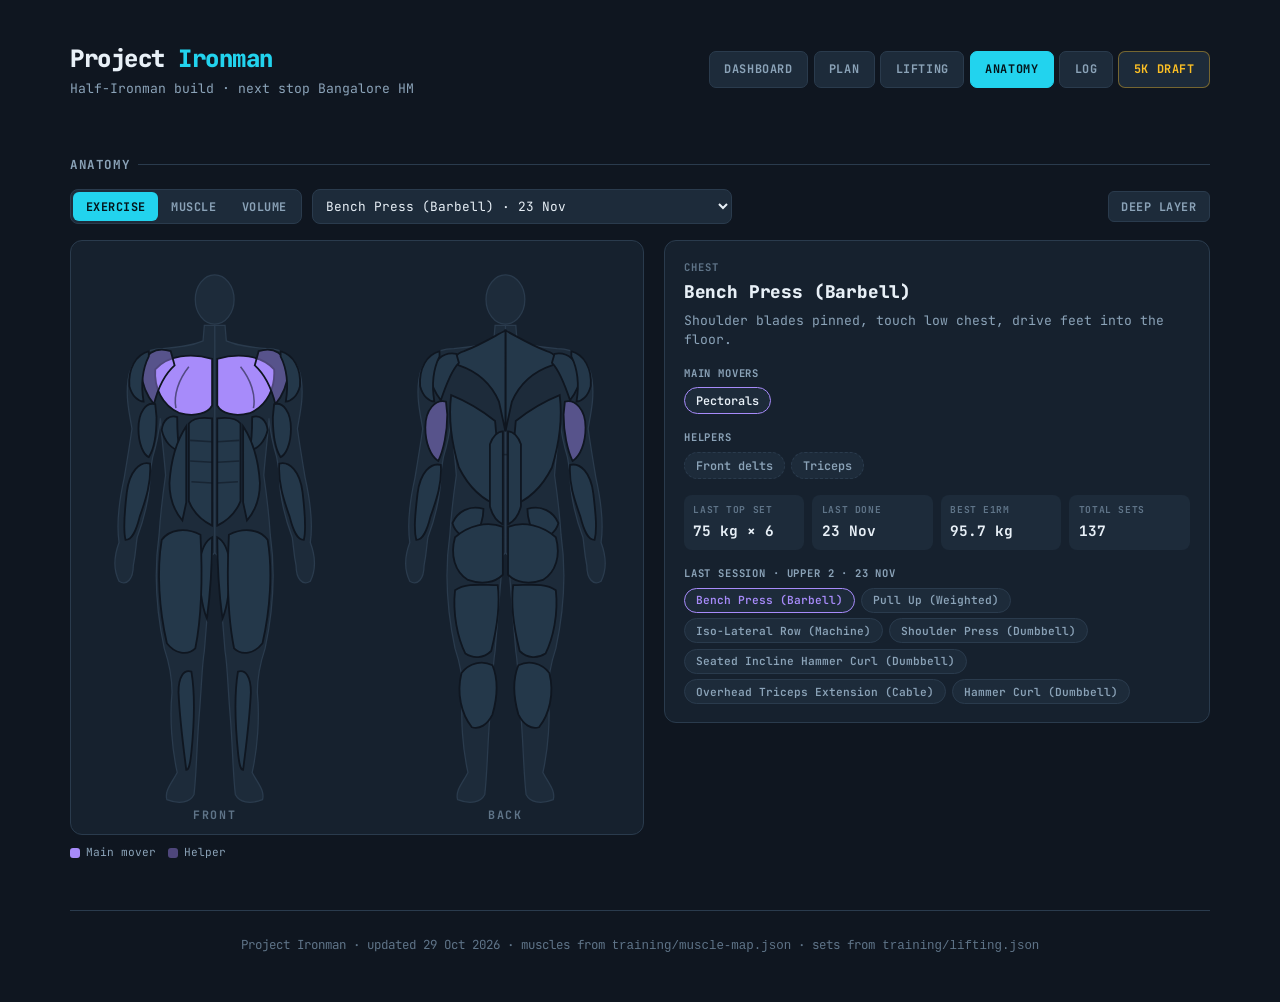
<file: anatomy.html>
<!DOCTYPE html>
<html lang="en">
<head>
  <meta charset="UTF-8">
  <meta name="viewport" content="width=device-width, initial-scale=1.0">
  <link rel="manifest" href="manifest.json">
  <meta name="theme-color" content="#0f1620">
  <meta name="apple-mobile-web-app-capable" content="yes">
  <meta name="apple-mobile-web-app-status-bar-style" content="black-translucent">
  <link rel="apple-touch-icon" href="icon-192.svg">
  <title>Project Ironman — Anatomy</title>
  <link rel="preconnect" href="https://fonts.googleapis.com">
  <link rel="preconnect" href="https://fonts.gstatic.com" crossorigin>
  <link href="https://fonts.googleapis.com/css2?family=JetBrains+Mono:wght@400;500;600;700;800&display=swap" rel="stylesheet">
  <script>
(function() {
  var parts = location.pathname.split("/").filter(Boolean);
  if (parts.length && parts[parts.length - 1].indexOf(".") !== -1) parts.pop();
  window.APP_BASE = parts.length ? "/" + parts.join("/") + "/" : "/";
  window.appUrl = function(path) { return APP_BASE + String(path).replace(/^\//, ""); };
  window.IRONMAN_PAGE = "anatomy";
})();
  </script>
  <link rel="stylesheet" href="app.css?v=31">
</head>
<body>
<div class="container">
  <header class="topbar">
    <div class="brand">
      <div>
        <h1>Project <span>Ironman</span></h1>
        <div class="sub" id="subtitle">Which muscles your lifts hit</div>
      </div>
    </div>
    <nav class="topnav" id="topnav"></nav>
  </header>

  <div id="app"></div>

  <div class="footer">
    Project Ironman · <span id="updated"></span> · muscles from <code>training/muscle-map.json</code> · sets from <code>training/lifting.json</code>
  </div>
</div>
<script src="anatomy.js?v=31"></script>
<script src="app.js?v=31"></script>
<script>
if ("serviceWorker" in navigator) { navigator.serviceWorker.register(appUrl("sw.js?v=31")).catch(function() {}); }
</script>
</body>
</html>
</file>
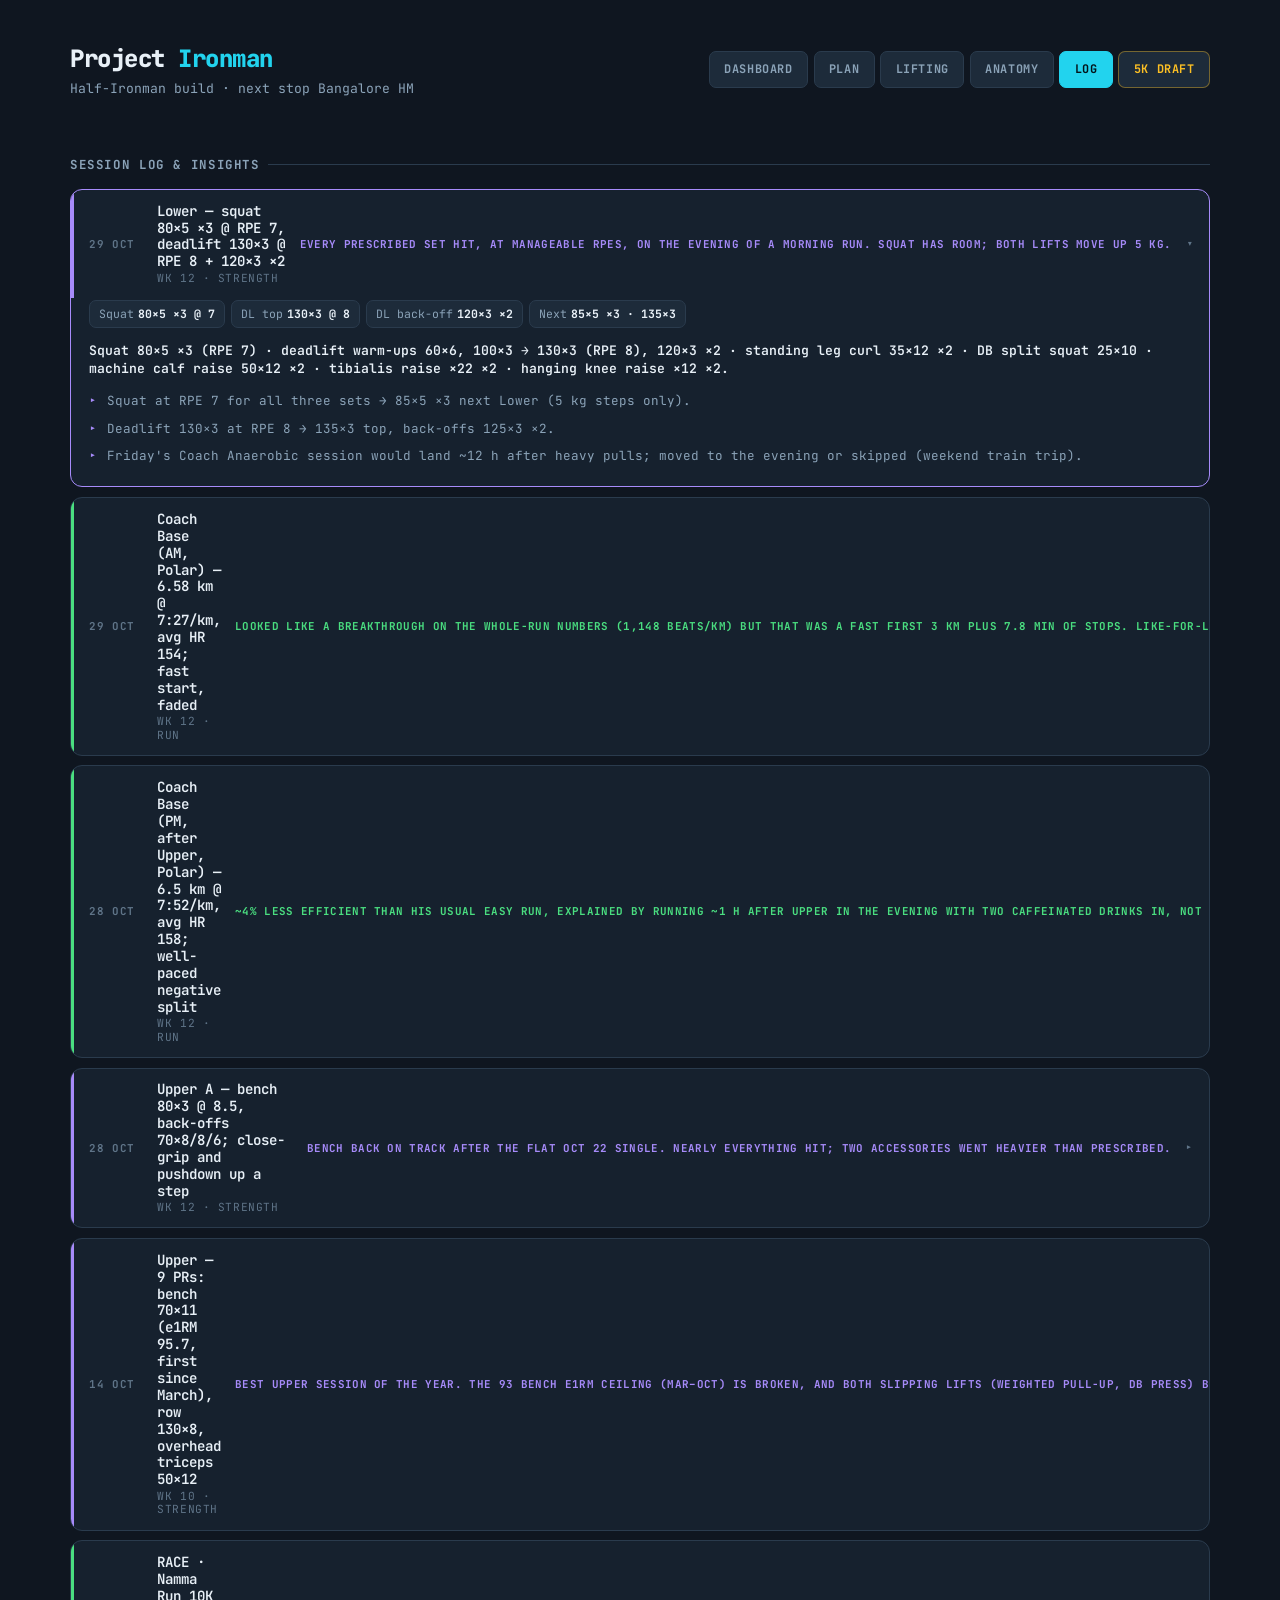
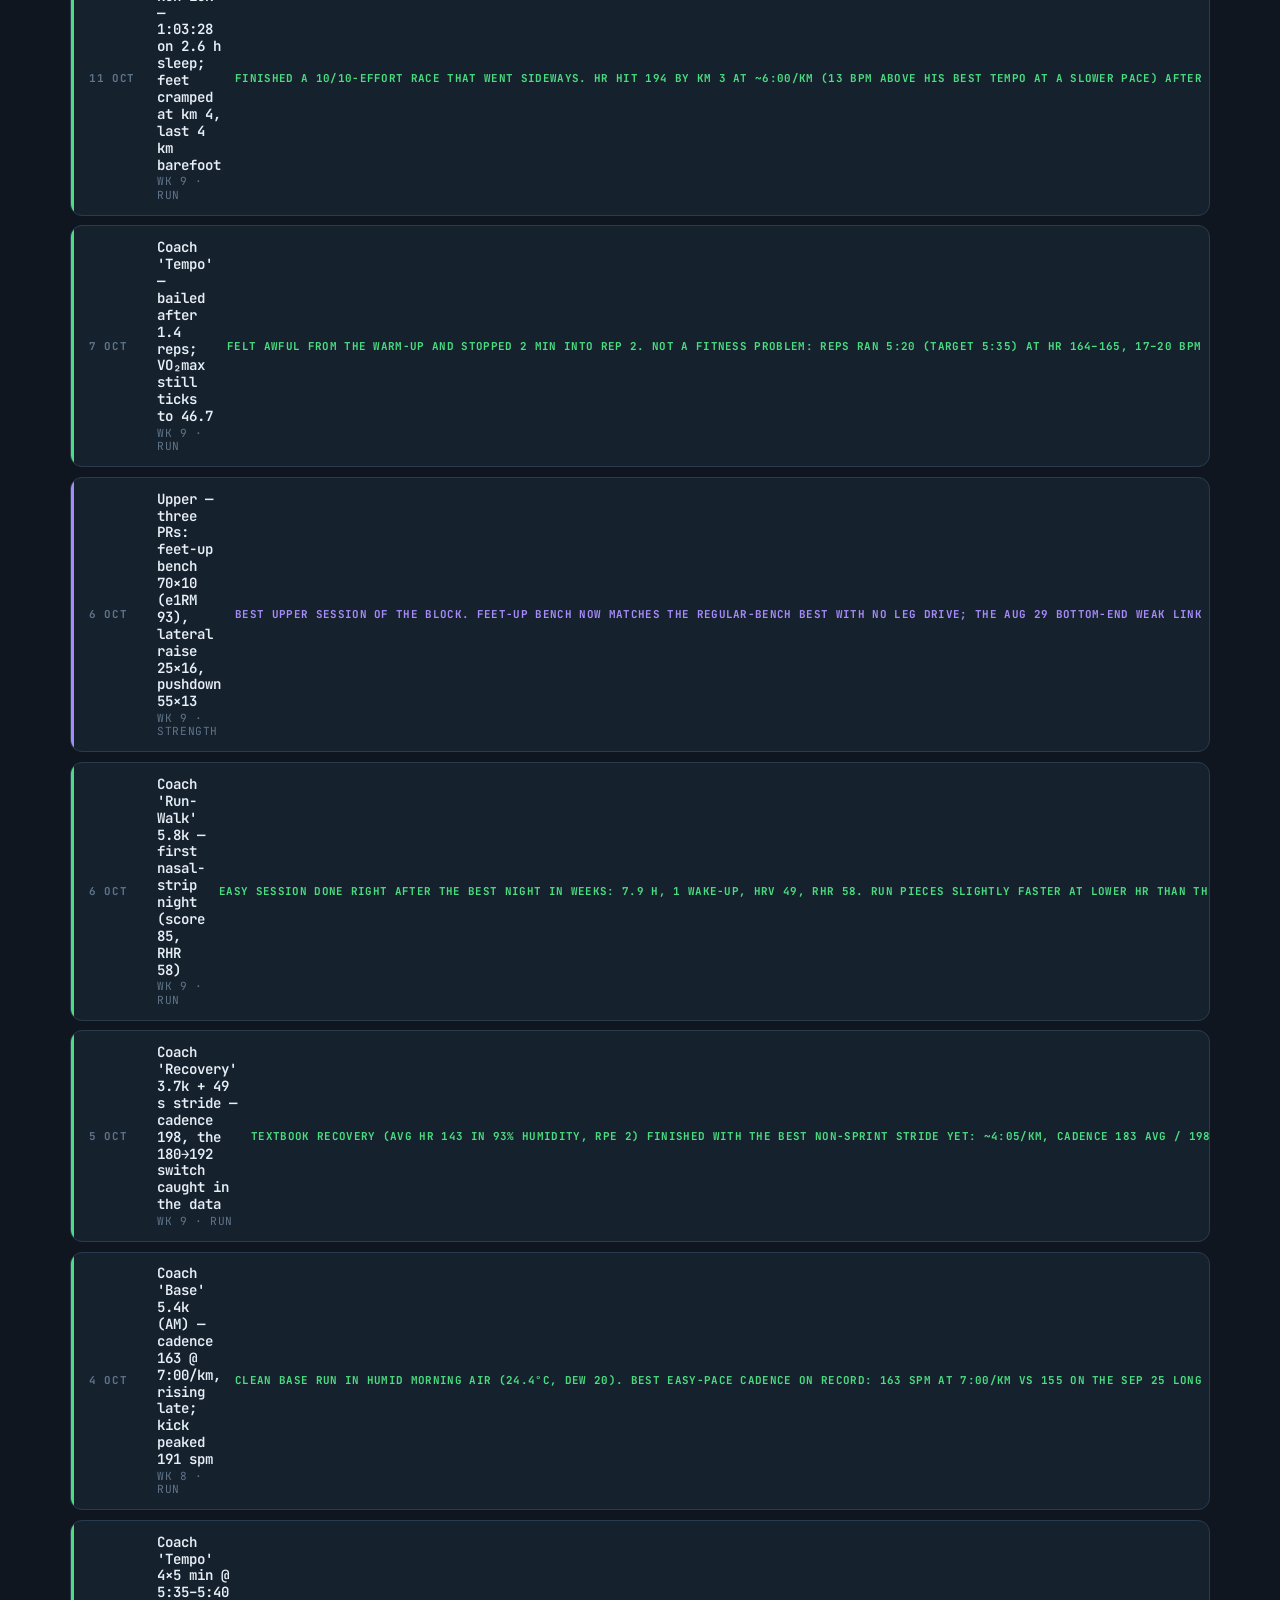
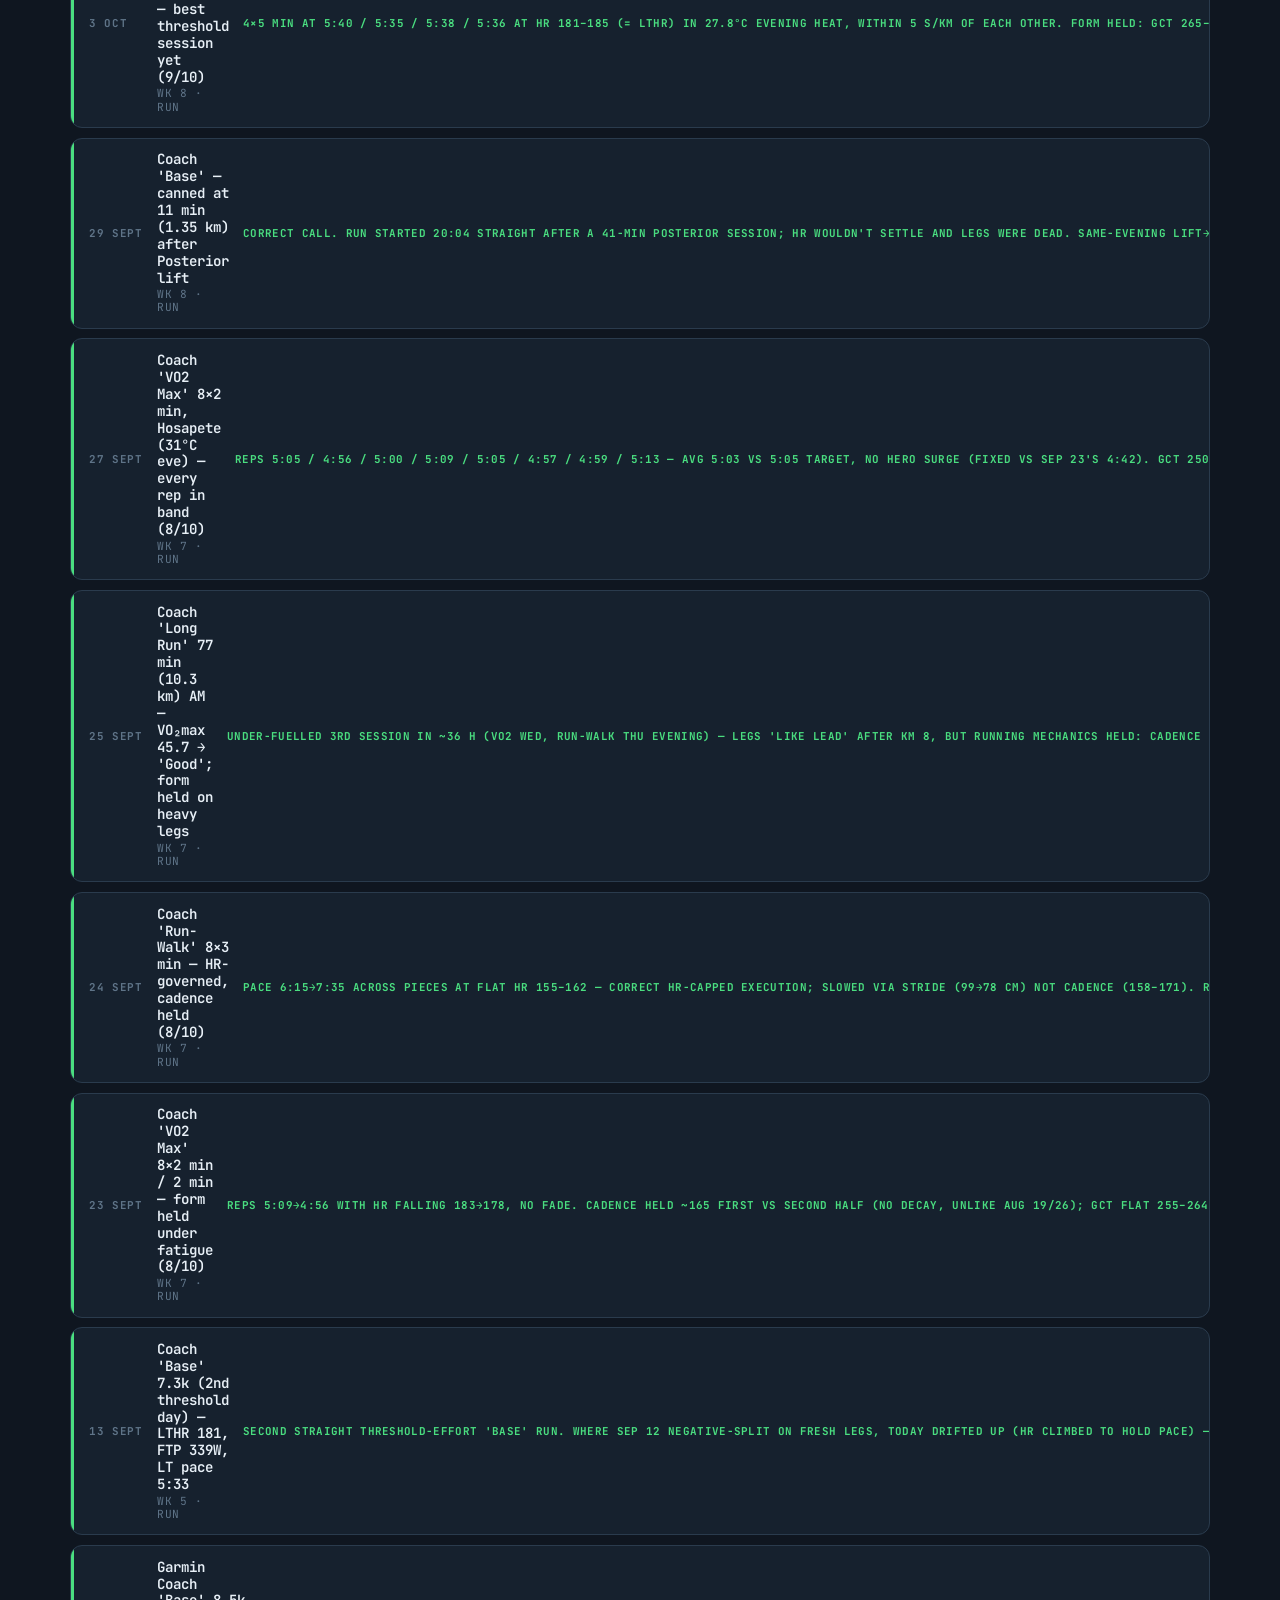
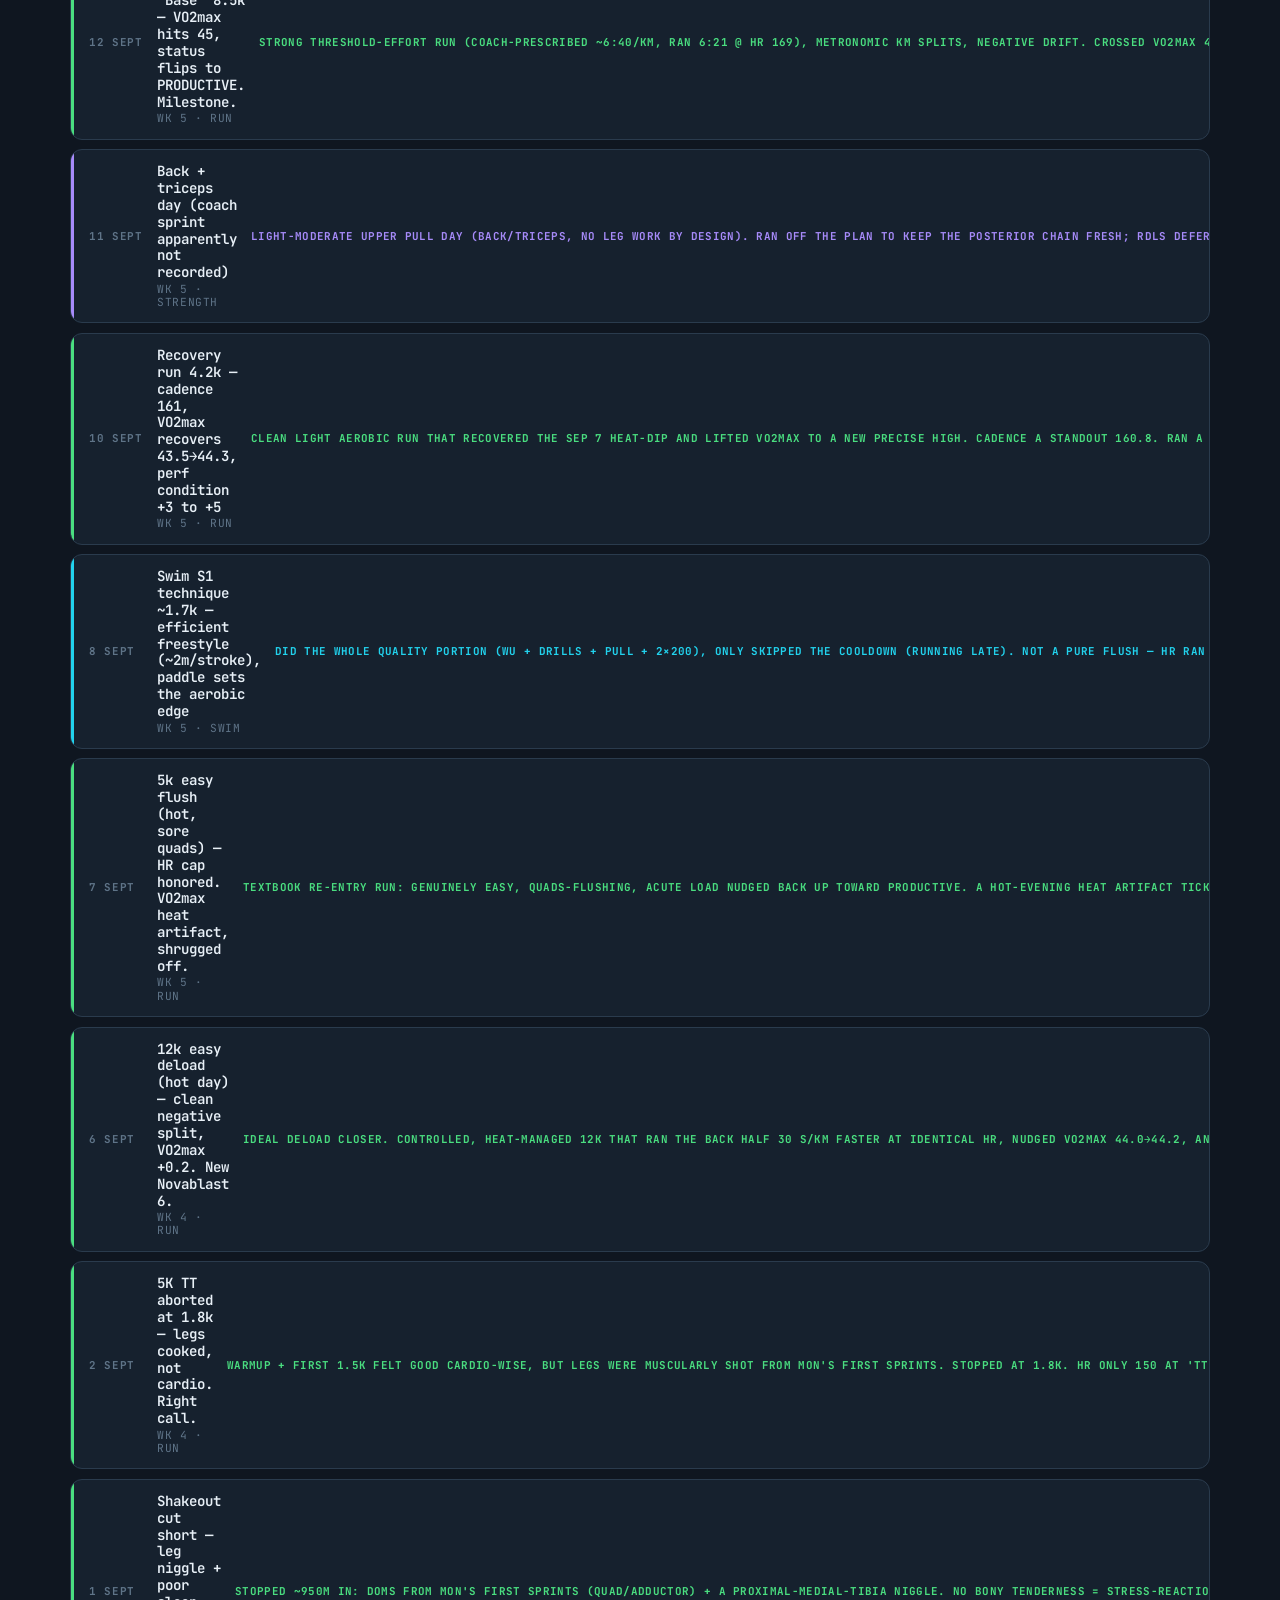
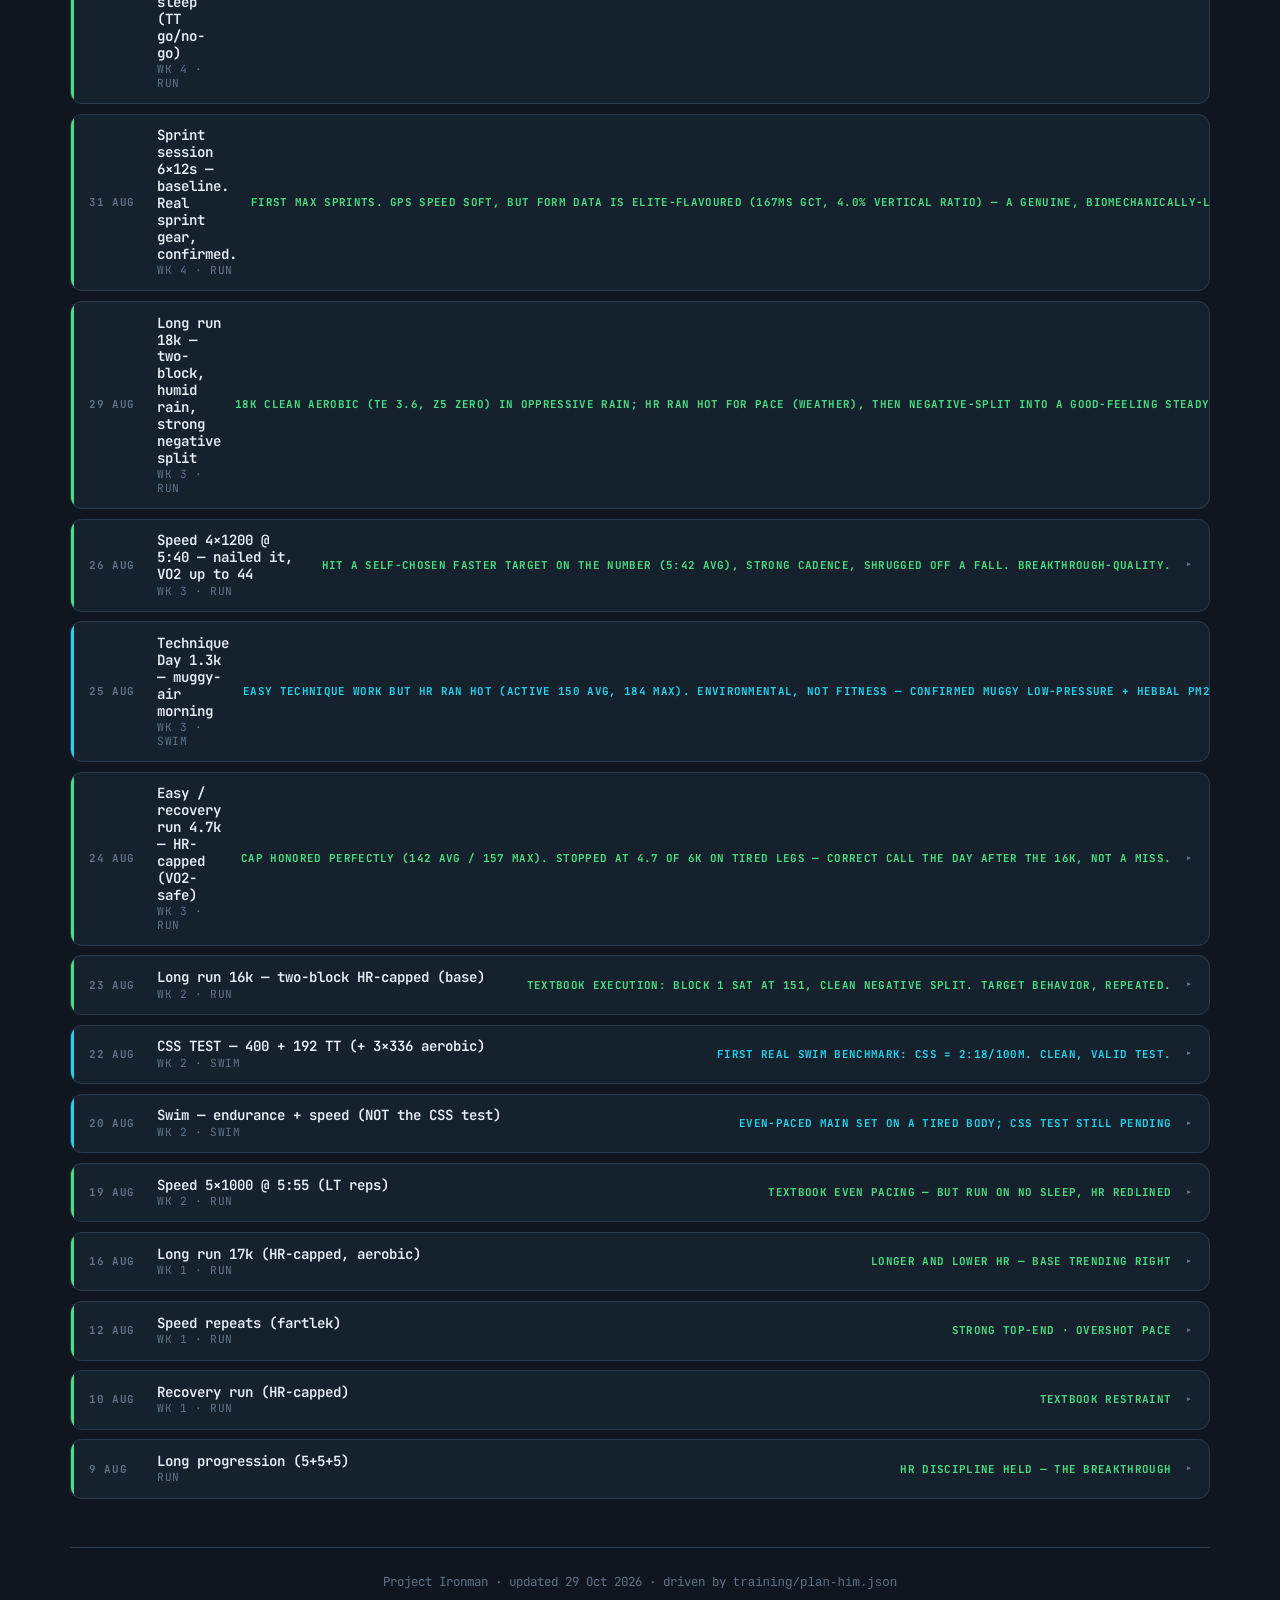
<file: log.html>
<!DOCTYPE html>
<html lang="en">
<head>
  <meta charset="UTF-8">
  <meta name="viewport" content="width=device-width, initial-scale=1.0">
  <link rel="manifest" href="manifest.json">
  <meta name="theme-color" content="#0f1620">
  <meta name="apple-mobile-web-app-capable" content="yes">
  <meta name="apple-mobile-web-app-status-bar-style" content="black-translucent">
  <link rel="apple-touch-icon" href="icon-192.svg">
  <title>Project Ironman — Session Log</title>
  <link rel="preconnect" href="https://fonts.googleapis.com">
  <link rel="preconnect" href="https://fonts.gstatic.com" crossorigin>
  <link href="https://fonts.googleapis.com/css2?family=JetBrains+Mono:wght@400;500;600;700;800&display=swap" rel="stylesheet">
  <script>
(function() {
  var parts = location.pathname.split("/").filter(Boolean);
  if (parts.length && parts[parts.length - 1].indexOf(".") !== -1) parts.pop();
  window.APP_BASE = parts.length ? "/" + parts.join("/") + "/" : "/";
  window.appUrl = function(path) { return APP_BASE + String(path).replace(/^\//, ""); };
  window.IRONMAN_PAGE = "log";
})();
  </script>
  <link rel="stylesheet" href="app.css?v=31">
</head>
<body>
<div class="container">
  <header class="topbar">
    <div class="brand">
      <div>
        <h1>Project <span>Ironman</span></h1>
        <div class="sub" id="subtitle">Session log &amp; insights</div>
      </div>
    </div>
    <nav class="topnav" id="topnav"></nav>
  </header>

  <div id="app"></div>

  <div class="footer">
    Project Ironman · <span id="updated"></span> · driven by <code>training/plan-him.json</code>
  </div>
</div>
<script src="app.js?v=31"></script>
<script>
if ("serviceWorker" in navigator) { navigator.serviceWorker.register(appUrl("sw.js?v=31")).catch(function() {}); }
</script>
</body>
</html>
</file>
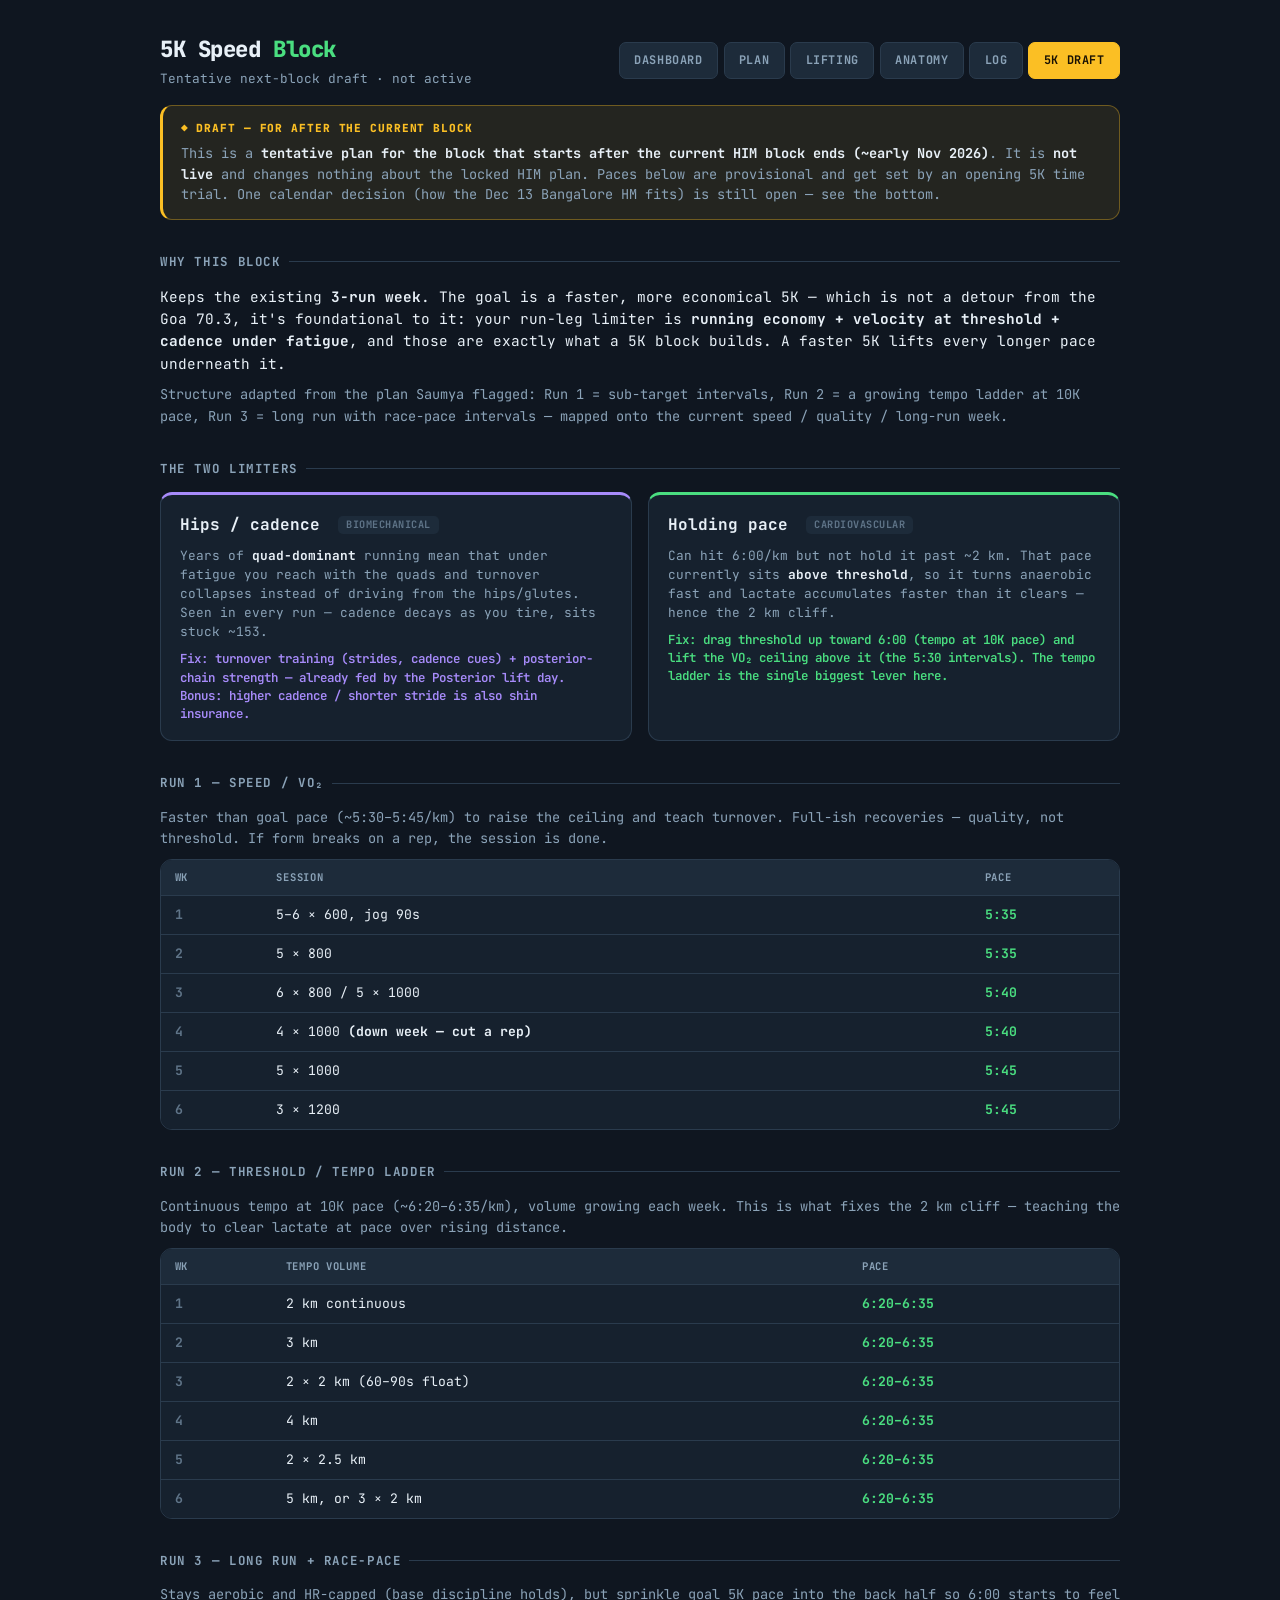
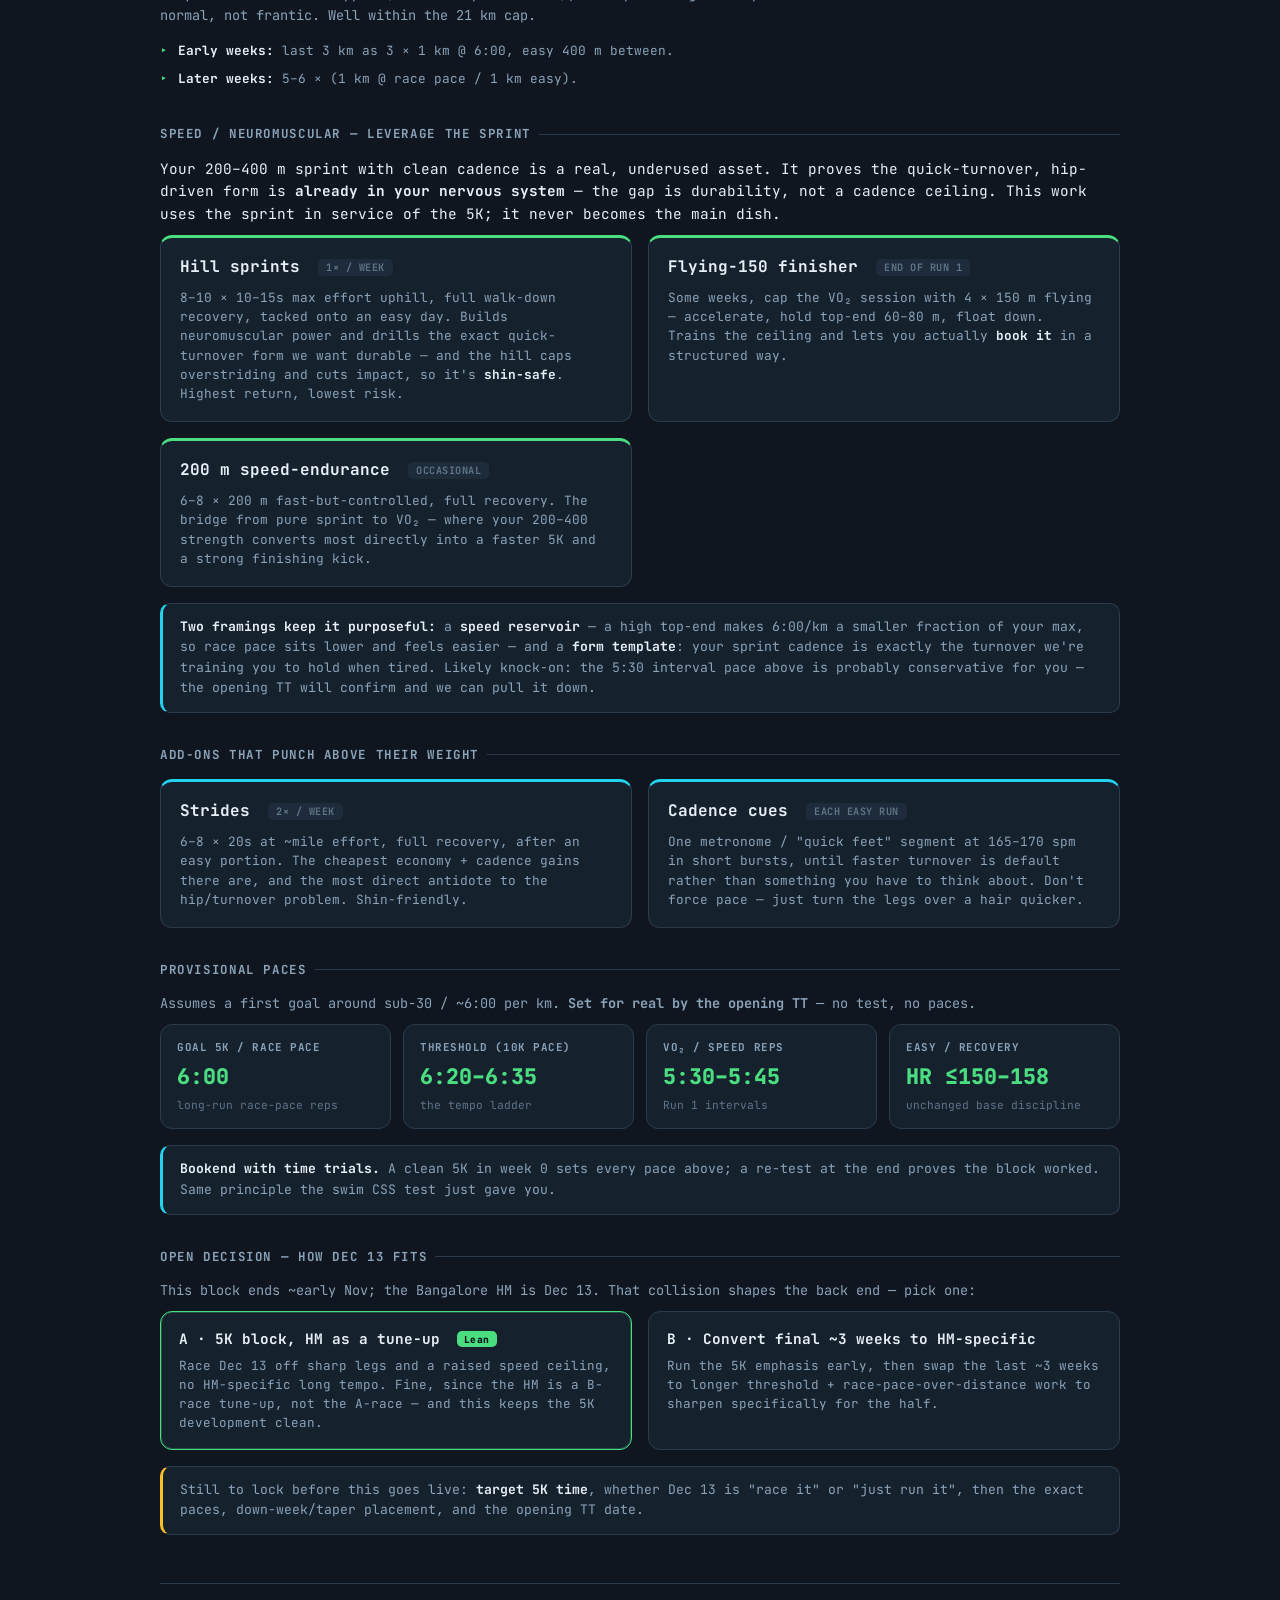
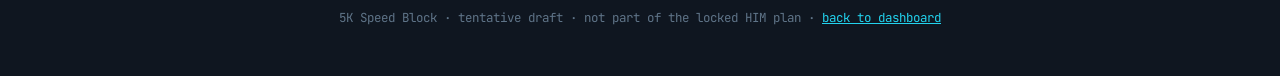
<file: plan-5k.html>
<!DOCTYPE html>
<html lang="en">
<head>
  <meta charset="UTF-8">
  <meta name="viewport" content="width=device-width, initial-scale=1.0">
  <link rel="manifest" href="manifest.json">
  <meta name="theme-color" content="#0f1620">
  <meta name="apple-mobile-web-app-capable" content="yes">
  <link rel="apple-touch-icon" href="icon-192.svg">
  <title>5K Speed Block — Draft</title>
  <link rel="preconnect" href="https://fonts.googleapis.com">
  <link rel="preconnect" href="https://fonts.gstatic.com" crossorigin>
  <link href="https://fonts.googleapis.com/css2?family=JetBrains+Mono:wght@400;500;600;700;800&display=swap" rel="stylesheet">
  <style>
    :root {
      --bg: #0f1620; --surface: #16212e; --surface-2: #1d2b3a; --surface-3: #24384a;
      --border: #2a3b4d; --text: #e8f0f7; --muted: #8ba3b8; --faint: #5f7488;
      --accent: #22d3ee; --accent-glow: rgba(34, 211, 238, 0.12);
      --run: #4ade80; --strength: #a78bfa; --amber: #fbbf24; --red: #f0785f;
    }
    * { margin: 0; padding: 0; box-sizing: border-box; }
    body { font-family: 'JetBrains Mono', ui-monospace, 'SFMono-Regular', Menlo, monospace;
      background: var(--bg); color: var(--text); line-height: 1.55; min-height: 100vh; -webkit-font-smoothing: antialiased; }
    .container { max-width: 1000px; margin: 0 auto; padding: 1.5rem 1.25rem 3rem; }
    a { color: var(--accent); }

    .topbar { display: flex; justify-content: space-between; align-items: center; gap: 1rem; flex-wrap: wrap; padding: 0.5rem 0 1rem; }
    .brand h1 { font-size: 1.4rem; font-weight: 800; letter-spacing: -0.02em; }
    .brand h1 span { color: var(--run); }
    .brand .sub { color: var(--muted); font-size: 0.8rem; margin-top: 0.15rem; }
    .backbtn { font-family: inherit; display: inline-flex; align-items: center; gap: 0.4rem; background: var(--surface-2);
      color: var(--text); border: 1px solid var(--border); border-radius: 100px; padding: 0.45rem 1rem; font-weight: 600;
      font-size: 0.78rem; text-decoration: none; white-space: nowrap; }
    .backbtn:hover { border-color: var(--accent); color: var(--accent); }
    .topnav { display: flex; gap: 0.35rem; flex-wrap: wrap; align-items: center; }
    .navlink { font-family: inherit; text-decoration: none; font-size: 0.74rem; font-weight: 700; text-transform: uppercase; letter-spacing: 0.05em;
      color: var(--muted); background: var(--surface-2); border: 1px solid var(--border); border-radius: 7px; padding: 0.5rem 0.9rem; white-space: nowrap; }
    .navlink:hover { color: var(--text); border-color: var(--faint); }
    .navlink.alt { color: var(--amber); border-color: rgba(251,191,36,0.4); }
    .navlink.alt.active { color: #1a1204; background: var(--amber); border-color: var(--amber); }
    @media (max-width: 560px) { .topnav { width: 100%; } .navlink { flex: 1; text-align: center; } }

    .draft-banner { background: rgba(251,191,36,0.09); border: 1px solid rgba(251,191,36,0.35); border-left: 3px solid var(--amber);
      border-radius: 12px; padding: 0.9rem 1.1rem; margin-bottom: 1.6rem; }
    .draft-banner .dt { font-size: 0.7rem; font-weight: 800; letter-spacing: 0.08em; text-transform: uppercase; color: var(--amber); }
    .draft-banner .db { font-size: 0.85rem; color: var(--muted); margin-top: 0.35rem; line-height: 1.5; }
    .draft-banner .db b { color: var(--text); }

    .section { margin-top: 2rem; }
    .section > h2 { font-size: 0.78rem; text-transform: uppercase; letter-spacing: 0.13em; color: var(--muted); font-weight: 700;
      margin-bottom: 0.9rem; display: flex; align-items: center; gap: 0.5rem; }
    .section > h2 .rule { flex: 1; height: 1px; background: var(--border); }
    .lead { font-size: 0.9rem; color: var(--text); line-height: 1.55; margin-bottom: 0.6rem; }
    .lead.muted { color: var(--muted); font-size: 0.85rem; }

    .cards2 { display: grid; grid-template-columns: 1fr 1fr; gap: 1rem; }
    @media (max-width: 720px) { .cards2 { grid-template-columns: 1fr; } }
    .card { background: var(--surface); border: 1px solid var(--border); border-radius: 12px; padding: 1.1rem 1.2rem; }
    .card.run { border-top: 3px solid var(--run); }
    .card.strength { border-top: 3px solid var(--strength); }
    .card.accent { border-top: 3px solid var(--accent); }
    .card h3 { font-size: 1rem; font-weight: 700; margin-bottom: 0.15rem; }
    .card h3 .tag { font-size: 0.64rem; font-weight: 700; text-transform: uppercase; letter-spacing: 0.05em; color: var(--faint);
      background: var(--surface-2); padding: 0.15rem 0.5rem; border-radius: 5px; margin-left: 0.5rem; vertical-align: middle; }
    .card .lim { font-size: 0.8rem; color: var(--muted); line-height: 1.5; margin-top: 0.5rem; }
    .card .lim b { color: var(--text); }
    .card .fix { font-size: 0.78rem; color: var(--run); font-weight: 600; margin-top: 0.55rem; line-height: 1.45; }
    .card.strength .fix { color: var(--strength); }

    ul.bul { list-style: none; margin-top: 0.5rem; }
    ul.bul li { font-size: 0.8rem; color: var(--muted); padding: 0.28rem 0 0.28rem 1.1rem; position: relative; line-height: 1.5; }
    ul.bul li::before { content: '▸'; position: absolute; left: 0; color: var(--run); }
    ul.bul li b { color: var(--text); font-weight: 700; }

    .table-wrap { overflow-x: auto; border: 1px solid var(--border); border-radius: 12px; }
    table { width: 100%; border-collapse: collapse; background: var(--surface); font-size: 0.82rem; min-width: 420px; }
    th { text-align: left; padding: 0.6rem 0.85rem; font-size: 0.66rem; text-transform: uppercase; letter-spacing: 0.07em;
      color: var(--muted); background: var(--surface-2); font-weight: 700; white-space: nowrap; }
    td { padding: 0.55rem 0.85rem; border-top: 1px solid var(--border); vertical-align: top; }
    td.wk { font-weight: 700; color: var(--faint); white-space: nowrap; }
    tr:hover td { background: var(--surface-2); }
    .pace { color: var(--run); font-weight: 700; font-variant-numeric: tabular-nums; white-space: nowrap; }

    .paces-grid { display: grid; grid-template-columns: repeat(auto-fit, minmax(150px, 1fr)); gap: 0.75rem; }
    .pcell { background: var(--surface); border: 1px solid var(--border); border-radius: 12px; padding: 0.9rem 1rem; }
    .pcell .pl { font-size: 0.68rem; color: var(--muted); text-transform: uppercase; letter-spacing: 0.05em; font-weight: 700; }
    .pcell .pv { font-size: 1.35rem; font-weight: 800; color: var(--run); margin-top: 0.25rem; font-variant-numeric: tabular-nums; }
    .pcell .pn { font-size: 0.7rem; color: var(--faint); margin-top: 0.25rem; line-height: 1.4; }

    .callout { background: var(--surface); border: 1px solid var(--border); border-left: 3px solid var(--accent);
      border-radius: 10px; padding: 0.85rem 1.05rem; font-size: 0.82rem; color: var(--muted); margin-top: 1rem; line-height: 1.55; }
    .callout b { color: var(--text); }
    .callout.amber { border-left-color: var(--amber); }

    .fork { display: grid; grid-template-columns: 1fr 1fr; gap: 1rem; margin-top: 0.6rem; }
    @media (max-width: 720px) { .fork { grid-template-columns: 1fr; } }
    .opt { background: var(--surface); border: 1px solid var(--border); border-radius: 12px; padding: 1rem 1.1rem; }
    .opt.rec { border-color: var(--run); box-shadow: inset 0 0 0 1px rgba(74,222,128,0.25); }
    .opt .oh { font-size: 0.9rem; font-weight: 700; }
    .opt .oh .rec-tag { font-size: 0.6rem; font-weight: 800; letter-spacing: 0.05em; color: #04141a; background: var(--run);
      padding: 0.1rem 0.45rem; border-radius: 5px; margin-left: 0.5rem; vertical-align: middle; }
    .opt .od { font-size: 0.79rem; color: var(--muted); margin-top: 0.4rem; line-height: 1.5; }

    .footer { text-align: center; margin-top: 3rem; padding-top: 1.5rem; border-top: 1px solid var(--border); color: var(--faint); font-size: 0.78rem; }
  </style>
</head>
<body>
<div class="container">
  <header class="topbar">
    <div class="brand">
      <h1>5K Speed <span>Block</span></h1>
      <div class="sub">Tentative next-block draft · not active</div>
    </div>
    <nav class="topnav">
      <a class="navlink" href="index.html">Dashboard</a>
      <a class="navlink" href="plan.html">Plan</a>
      <a class="navlink" href="lifting.html">Lifting</a>
      <a class="navlink" href="anatomy.html">Anatomy</a>
      <a class="navlink" href="log.html">Log</a>
      <a class="navlink alt active" href="plan-5k.html" aria-current="page">5K Draft</a>
    </nav>
  </header>

  <div class="draft-banner">
    <div class="dt">◆ Draft — for after the current block</div>
    <div class="db">This is a <b>tentative plan for the block that starts after the current HIM block ends (~early Nov 2026)</b>.
      It is <b>not live</b> and changes nothing about the locked HIM plan. Paces below are provisional and get set by an opening 5K
      time trial. One calendar decision (how the Dec 13 Bangalore HM fits) is still open — see the bottom.</div>
  </div>

  <div class="section">
    <h2>Why this block <span class="rule"></span></h2>
    <p class="lead">Keeps the existing <b>3-run week</b>. The goal is a faster, more economical 5K — which is not a detour from the
      Goa 70.3, it's foundational to it: your run-leg limiter is <b>running economy + velocity at threshold + cadence under fatigue</b>,
      and those are exactly what a 5K block builds. A faster 5K lifts every longer pace underneath it.</p>
    <p class="lead muted">Structure adapted from the plan Saumya flagged: Run 1 = sub-target intervals, Run 2 = a growing tempo ladder at
      10K pace, Run 3 = long run with race-pace intervals — mapped onto the current speed / quality / long-run week.</p>
  </div>

  <div class="section">
    <h2>The two limiters <span class="rule"></span></h2>
    <div class="cards2">
      <div class="card strength">
        <h3>Hips / cadence <span class="tag">biomechanical</span></h3>
        <div class="lim">Years of <b>quad-dominant</b> running mean that under fatigue you reach with the quads and turnover collapses
          instead of driving from the hips/glutes. Seen in every run — cadence decays as you tire, sits stuck ~153.</div>
        <div class="fix">Fix: turnover training (strides, cadence cues) + posterior-chain strength — already fed by the Posterior lift day.
          Bonus: higher cadence / shorter stride is also shin insurance.</div>
      </div>
      <div class="card run">
        <h3>Holding pace <span class="tag">cardiovascular</span></h3>
        <div class="lim">Can hit 6:00/km but not hold it past ~2 km. That pace currently sits <b>above threshold</b>, so it turns
          anaerobic fast and lactate accumulates faster than it clears — hence the 2 km cliff.</div>
        <div class="fix">Fix: drag threshold up toward 6:00 (tempo at 10K pace) and lift the VO₂ ceiling above it (the 5:30 intervals).
          The tempo ladder is the single biggest lever here.</div>
      </div>
    </div>
  </div>

  <div class="section">
    <h2>Run 1 — Speed / VO₂ <span class="rule"></span></h2>
    <p class="lead muted">Faster than goal pace (~5:30–5:45/km) to raise the ceiling and teach turnover. Full-ish recoveries — quality, not
      threshold. If form breaks on a rep, the session is done.</p>
    <div class="table-wrap">
      <table>
        <thead><tr><th>Wk</th><th>Session</th><th>Pace</th></tr></thead>
        <tbody>
          <tr><td class="wk">1</td><td>5–6 × 600, jog 90s</td><td class="pace">5:35</td></tr>
          <tr><td class="wk">2</td><td>5 × 800</td><td class="pace">5:35</td></tr>
          <tr><td class="wk">3</td><td>6 × 800 / 5 × 1000</td><td class="pace">5:40</td></tr>
          <tr><td class="wk">4</td><td>4 × 1000 <b>(down week — cut a rep)</b></td><td class="pace">5:40</td></tr>
          <tr><td class="wk">5</td><td>5 × 1000</td><td class="pace">5:45</td></tr>
          <tr><td class="wk">6</td><td>3 × 1200</td><td class="pace">5:45</td></tr>
        </tbody>
      </table>
    </div>
  </div>

  <div class="section">
    <h2>Run 2 — Threshold / tempo ladder <span class="rule"></span></h2>
    <p class="lead muted">Continuous tempo at 10K pace (~6:20–6:35/km), volume growing each week. This is what fixes the 2 km cliff — teaching
      the body to clear lactate at pace over rising distance.</p>
    <div class="table-wrap">
      <table>
        <thead><tr><th>Wk</th><th>Tempo volume</th><th>Pace</th></tr></thead>
        <tbody>
          <tr><td class="wk">1</td><td>2 km continuous</td><td class="pace">6:20–6:35</td></tr>
          <tr><td class="wk">2</td><td>3 km</td><td class="pace">6:20–6:35</td></tr>
          <tr><td class="wk">3</td><td>2 × 2 km (60–90s float)</td><td class="pace">6:20–6:35</td></tr>
          <tr><td class="wk">4</td><td>4 km</td><td class="pace">6:20–6:35</td></tr>
          <tr><td class="wk">5</td><td>2 × 2.5 km</td><td class="pace">6:20–6:35</td></tr>
          <tr><td class="wk">6</td><td>5 km, or 3 × 2 km</td><td class="pace">6:20–6:35</td></tr>
        </tbody>
      </table>
    </div>
  </div>

  <div class="section">
    <h2>Run 3 — Long run + race-pace <span class="rule"></span></h2>
    <p class="lead muted">Stays aerobic and HR-capped (base discipline holds), but sprinkle goal 5K pace into the back half so 6:00 starts
      to feel normal, not frantic. Well within the 21 km cap.</p>
    <ul class="bul">
      <li><b>Early weeks:</b> last 3 km as 3 × 1 km @ 6:00, easy 400 m between.</li>
      <li><b>Later weeks:</b> 5–6 × (1 km @ race pace / 1 km easy).</li>
    </ul>
  </div>

  <div class="section">
    <h2>Speed / neuromuscular — leverage the sprint <span class="rule"></span></h2>
    <p class="lead">Your 200–400 m sprint with clean cadence is a real, underused asset. It proves the quick-turnover, hip-driven form is
      <b>already in your nervous system</b> — the gap is durability, not a cadence ceiling. This work uses the sprint in service of the 5K;
      it never becomes the main dish.</p>
    <div class="cards2">
      <div class="card run">
        <h3>Hill sprints <span class="tag">1× / week</span></h3>
        <div class="lim">8–10 × 10–15s max effort uphill, full walk-down recovery, tacked onto an easy day. Builds neuromuscular power and
          drills the exact quick-turnover form we want durable — and the hill caps overstriding and cuts impact, so it's <b>shin-safe</b>.
          Highest return, lowest risk.</div>
      </div>
      <div class="card run">
        <h3>Flying-150 finisher <span class="tag">end of Run 1</span></h3>
        <div class="lim">Some weeks, cap the VO₂ session with 4 × 150 m flying — accelerate, hold top-end 60–80 m, float down. Trains the
          ceiling and lets you actually <b>book it</b> in a structured way.</div>
      </div>
      <div class="card run">
        <h3>200 m speed-endurance <span class="tag">occasional</span></h3>
        <div class="lim">6–8 × 200 m fast-but-controlled, full recovery. The bridge from pure sprint to VO₂ — where your 200–400 strength
          converts most directly into a faster 5K and a strong finishing kick.</div>
      </div>
    </div>
    <div class="callout"><b>Two framings keep it purposeful:</b> a <b>speed reservoir</b> — a high top-end makes 6:00/km a smaller fraction
      of your max, so race pace sits lower and feels easier — and a <b>form template</b>: your sprint cadence is exactly the turnover we're
      training you to hold when tired. Likely knock-on: the 5:30 interval pace above is probably conservative for you — the opening TT will
      confirm and we can pull it down.</div>
  </div>

  <div class="section">
    <h2>Add-ons that punch above their weight <span class="rule"></span></h2>
    <div class="cards2">
      <div class="card accent">
        <h3>Strides <span class="tag">2× / week</span></h3>
        <div class="lim">6–8 × 20s at ~mile effort, full recovery, after an easy portion. The cheapest economy + cadence gains there are,
          and the most direct antidote to the hip/turnover problem. Shin-friendly.</div>
      </div>
      <div class="card accent">
        <h3>Cadence cues <span class="tag">each easy run</span></h3>
        <div class="lim">One metronome / "quick feet" segment at 165–170 spm in short bursts, until faster turnover is default rather than
          something you have to think about. Don't force pace — just turn the legs over a hair quicker.</div>
      </div>
    </div>
  </div>

  <div class="section">
    <h2>Provisional paces <span class="rule"></span></h2>
    <p class="lead muted">Assumes a first goal around sub-30 / ~6:00 per km. <b>Set for real by the opening TT</b> — no test, no paces.</p>
    <div class="paces-grid">
      <div class="pcell"><div class="pl">Goal 5K / race pace</div><div class="pv">6:00</div><div class="pn">long-run race-pace reps</div></div>
      <div class="pcell"><div class="pl">Threshold (10K pace)</div><div class="pv">6:20–6:35</div><div class="pn">the tempo ladder</div></div>
      <div class="pcell"><div class="pl">VO₂ / speed reps</div><div class="pv">5:30–5:45</div><div class="pn">Run 1 intervals</div></div>
      <div class="pcell"><div class="pl">Easy / recovery</div><div class="pv">HR ≤150–158</div><div class="pn">unchanged base discipline</div></div>
    </div>
    <div class="callout"><b>Bookend with time trials.</b> A clean 5K in week 0 sets every pace above; a re-test at the end proves the block
      worked. Same principle the swim CSS test just gave you.</div>
  </div>

  <div class="section">
    <h2>Open decision — how Dec 13 fits <span class="rule"></span></h2>
    <p class="lead muted">This block ends ~early Nov; the Bangalore HM is Dec 13. That collision shapes the back end — pick one:</p>
    <div class="fork">
      <div class="opt rec">
        <div class="oh">A · 5K block, HM as a tune-up <span class="rec-tag">Lean</span></div>
        <div class="od">Race Dec 13 off sharp legs and a raised speed ceiling, no HM-specific long tempo. Fine, since the HM is a B-race
          tune-up, not the A-race — and this keeps the 5K development clean.</div>
      </div>
      <div class="opt">
        <div class="oh">B · Convert final ~3 weeks to HM-specific</div>
        <div class="od">Run the 5K emphasis early, then swap the last ~3 weeks to longer threshold + race-pace-over-distance work to sharpen
          specifically for the half.</div>
      </div>
    </div>
    <div class="callout amber">Still to lock before this goes live: <b>target 5K time</b>, whether Dec 13 is "race it" or "just run it",
      then the exact paces, down-week/taper placement, and the opening TT date.</div>
  </div>

  <div class="footer">
    5K Speed Block · tentative draft · not part of the locked HIM plan · <a href="index.html">back to dashboard</a>
  </div>
</div>
</body>
</html>
</file>
<file: app.css>
:root {
      --bg: #0f1620;
      --surface: #16212e;
      --surface-2: #1d2b3a;
      --surface-3: #24384a;
      --border: #2a3b4d;
      --text: #e8f0f7;
      --muted: #8ba3b8;
      --faint: #5f7488;
      --accent: #22d3ee;
      --accent-glow: rgba(34, 211, 238, 0.12);
      --run: #4ade80;
      --swim: #22d3ee;
      --bike: #fbbf24;
      --strength: #a78bfa;
      --rest: #64748b;
      --amber: #fbbf24;
      --red: #f0785f;
    }
    * { margin: 0; padding: 0; box-sizing: border-box; }
    body {
      font-family: 'JetBrains Mono', ui-monospace, 'SFMono-Regular', Menlo, monospace;
      background: var(--bg);
      color: var(--text); line-height: 1.55; min-height: 100vh;
      -webkit-font-smoothing: antialiased;
    }
    .container { max-width: 1180px; margin: 0 auto; padding: 1.5rem 1.25rem 3rem; }
    a { color: var(--accent); }

    /* Header */
    .topbar { display: flex; justify-content: space-between; align-items: center; gap: 1rem; flex-wrap: wrap; padding: 1rem 0 1.25rem; }
    .brand { display: flex; align-items: center; gap: 0.7rem; }
    .brand h1 { font-size: 1.5rem; font-weight: 800; letter-spacing: -0.02em; }
    .brand h1 span { color: var(--accent); }
    .brand .sub { color: var(--muted); font-size: 0.82rem; margin-top: 0.1rem; }
    .legend { display: flex; gap: 0.9rem; align-items: center; flex-wrap: wrap; }
    .legend .pill { display: inline-flex; align-items: center; gap: 0.35rem; font-size: 0.72rem; color: var(--muted); text-transform: uppercase; letter-spacing: 0.05em; font-weight: 600; }
    .legend .swatch { width: 9px; height: 9px; border-radius: 3px; }
    .weekchip { background: var(--accent); color: #04141a; font-weight: 800; font-size: 0.85rem; padding: 0.45rem 0.9rem; border-radius: 6px; white-space: nowrap; }
    .weeknav { display: inline-flex; align-items: center; gap: 0.4rem; }
    .weeknav button { font-family: inherit; background: var(--surface-2); color: var(--text); border: 1px solid var(--border); border-radius: 6px; width: 1.8rem; height: 1.8rem; cursor: pointer; font-size: 1rem; line-height: 1; display: inline-flex; align-items: center; justify-content: center; padding: 0; }
    .weeknav button:hover:not(:disabled) { border-color: var(--accent); color: var(--accent); }
    .weeknav button:disabled { opacity: 0.3; cursor: default; }
    .weeknav .weekchip.other { background: var(--surface-3); color: var(--text); cursor: pointer; }
    .weeknav .weekchip.other:hover { color: var(--accent); }
    .today-btn { font-family: inherit; background: var(--accent); color: #04141a; border: none; border-radius: 6px; padding: 0.45rem 0.9rem; font-weight: 800; font-size: 0.78rem; cursor: pointer; text-transform: uppercase; letter-spacing: 0.04em; }
    .today-btn:hover { filter: brightness(1.08); }
    .today-btn.active { background: var(--surface-3); color: var(--accent); box-shadow: inset 0 0 0 1px var(--accent); }
    .plan5k-btn { font-family: inherit; display: inline-flex; align-items: center; gap: 0.35rem; text-decoration: none; background: var(--surface-2); color: var(--amber); border: 1px solid rgba(251,191,36,0.4); border-radius: 6px; padding: 0.45rem 0.8rem; font-weight: 700; font-size: 0.72rem; text-transform: uppercase; letter-spacing: 0.04em; white-space: nowrap; }
    .plan5k-btn:hover { border-color: var(--amber); filter: brightness(1.1); }

    /* Today panel */
    .today-panel { margin-top: 1.25rem; background: var(--surface); border: 1px solid var(--accent); border-radius: 12px; padding: 1.1rem 1.25rem; }
    .today-panel .th { font-size: 0.78rem; text-transform: uppercase; letter-spacing: 0.1em; color: var(--accent); font-weight: 700; display: flex; justify-content: space-between; align-items: center; gap: 0.75rem; flex-wrap: wrap; }
    .today-panel .th .td { color: var(--faint); font-weight: 600; letter-spacing: 0.04em; }
    .today-card { border-left: 3px solid var(--sport, var(--accent)); background: var(--surface-2); border-radius: 8px; padding: 0.7rem 0.9rem; margin-top: 0.65rem; }
    .today-card .tc-h { font-size: 0.62rem; text-transform: uppercase; letter-spacing: 0.05em; font-weight: 700; color: var(--sport); }
    .today-card .tc-h .slot { color: var(--faint); margin-left: 0.35rem; }
    .today-card .tc-t { font-weight: 700; font-size: 0.95rem; margin: 0.15rem 0 0.15rem; }
    .today-card .tc-d { font-size: 0.8rem; color: var(--muted); line-height: 1.4; }
    .today-card ul { list-style: none; margin-top: 0.4rem; }
    .today-card li { font-size: 0.79rem; color: var(--muted); padding: 0.24rem 0 0.24rem 1.05rem; position: relative; line-height: 1.4; }
    .today-card li::before { content: '▸'; position: absolute; left: 0; color: var(--sport); }
    .today-card li b { color: var(--text); font-weight: 700; }

    .section { margin-top: 2.25rem; }
    .section > h2 { font-size: 0.78rem; text-transform: uppercase; letter-spacing: 0.13em; color: var(--muted); font-weight: 700; margin-bottom: 0.9rem; display: flex; align-items: center; gap: 0.5rem; }
    .section > h2 .rule { flex: 1; height: 1px; background: var(--border); }

    /* This week */
    .week-head { display: flex; align-items: baseline; justify-content: space-between; gap: 1rem; margin-bottom: 0.85rem; flex-wrap: wrap; }
    .week-head .phase { font-size: 1.35rem; font-weight: 700; letter-spacing: -0.02em; }
    .week-head .phase small { color: var(--muted); font-weight: 500; font-size: 0.85rem; margin-left: 0.5rem; }
    .week-head .focus { color: var(--muted); font-size: 0.85rem; }
    .week-grid { display: grid; grid-template-columns: repeat(7, 1fr); gap: 0.6rem; }
    @media (max-width: 820px) { .week-grid { grid-template-columns: repeat(2, 1fr); } }
    @media (max-width: 460px) { .week-grid { grid-template-columns: 1fr; } }
    .day {
      background: var(--surface); border: 1px solid var(--border); border-radius: 12px; padding: 0.8rem 0.75rem;
      position: relative; overflow: hidden; min-height: 132px; display: flex; flex-direction: column;
    }
    .day::before { content: ''; position: absolute; left: 0; top: 0; bottom: 0; width: 3px; background: var(--sport, var(--border)); }
    .day.today { border-color: var(--accent); }
    .day .dow { font-size: 0.68rem; text-transform: uppercase; letter-spacing: 0.08em; color: var(--faint); font-weight: 700; display: flex; justify-content: space-between; align-items: center; }
    .day.today .dow .now { color: var(--accent); }
    .day .sessions { display: flex; flex-direction: column; gap: 0.5rem; margin-top: 0.55rem; }
    .sess { }
    .sess + .sess { border-top: 1px solid var(--border); padding-top: 0.5rem; }
    .sess-head { display: inline-flex; align-items: center; gap: 0.3rem; font-size: 0.63rem; font-weight: 700; text-transform: uppercase; letter-spacing: 0.04em; color: var(--sport); }
    .sess-head .ico { font-size: 0.82rem; }
    .sess-head .slot { color: var(--faint); margin-left: 0.15rem; }
    .sess-head { display: flex; }
    .sess-ttl { font-size: 0.84rem; font-weight: 600; line-height: 1.22; margin: 0.15rem 0 0.2rem; }
    .sess-tgt { font-size: 0.72rem; color: var(--muted); line-height: 1.35; }
    .sess-status { font-size: 0.56rem; font-weight: 800; letter-spacing: 0.03em; padding: 0.08rem 0.32rem; border-radius: 4px; margin-left: auto; text-transform: uppercase; white-space: nowrap; align-self: flex-start; }
    .sess-status.done { background: rgba(74,222,128,0.18); color: var(--run); }
    .sess-status.missed { background: rgba(240,120,95,0.18); color: var(--red); }
    .sess-status.modified { background: rgba(251,191,36,0.18); color: var(--amber); }
    .sess.missed .sess-ttl, .sess.missed .sess-tgt { text-decoration: line-through; opacity: 0.5; }

    /* Session log & insights */
    .log-list { display: flex; flex-direction: column; gap: 0.6rem; }
    .log { background: var(--surface); border: 1px solid var(--border); border-radius: 12px; overflow: hidden; }
    .log[open] { border-color: var(--sport, var(--border)); }
    .log > summary { list-style: none; cursor: pointer; padding: 0.8rem 1rem 0.8rem 1.15rem; display: flex; align-items: center; gap: 0.85rem; position: relative; }
    .log > summary::-webkit-details-marker { display: none; }
    .log > summary::before { content: ''; position: absolute; left: 0; top: 0; bottom: 0; width: 3px; background: var(--sport, var(--border)); }
    .log .ld { font-size: 0.68rem; color: var(--faint); font-weight: 700; text-transform: uppercase; letter-spacing: 0.05em; white-space: nowrap; min-width: 3.4rem; }
    .log .lt { font-weight: 600; font-size: 0.88rem; flex: 1; line-height: 1.2; }
    .log .lt small { display: block; color: var(--faint); font-weight: 400; font-size: 0.7rem; text-transform: uppercase; letter-spacing: 0.05em; margin-top: 0.1rem; }
    .log .lv { font-size: 0.68rem; color: var(--sport); font-weight: 700; text-align: right; white-space: nowrap; text-transform: uppercase; letter-spacing: 0.03em; }
    .log .chev { color: var(--faint); font-size: 0.8rem; transition: transform 0.15s ease; }
    .log[open] .chev { transform: rotate(90deg); }
    @media (max-width: 560px) { .log .lv { display: none; } }
    .log-body { padding: 0 1.15rem 1rem; }
    .log-stats { display: flex; flex-wrap: wrap; gap: 0.4rem; margin: 0.1rem 0 0.85rem; }
    .log-stats .st { background: var(--surface-2); border: 1px solid var(--border); border-radius: 7px; padding: 0.28rem 0.55rem; font-size: 0.72rem; font-variant-numeric: tabular-nums; }
    .log-stats .st span { color: var(--muted); }
    .log-stats .st b { color: var(--text); font-weight: 700; margin-left: 0.25rem; }
    .log-hl { font-size: 0.82rem; color: var(--text); font-weight: 600; line-height: 1.4; margin-bottom: 0.55rem; }
    .log-insight { list-style: none; }
    .log-insight li { font-size: 0.79rem; color: var(--muted); padding: 0.28rem 0 0.28rem 1.1rem; position: relative; line-height: 1.48; }
    .log-insight li::before { content: '▸'; position: absolute; left: 0; color: var(--sport); }

    /* Metrics */
    .grid-metrics { display: grid; grid-template-columns: repeat(auto-fit, minmax(150px, 1fr)); gap: 0.75rem; }
    .metric { background: var(--surface); border: 1px solid var(--border); border-radius: 12px; padding: 0.9rem 1rem; position: relative; }
    .metric .ml { font-size: 0.72rem; color: var(--muted); text-transform: uppercase; letter-spacing: 0.06em; font-weight: 600; display: flex; align-items: center; gap: 0.35rem; }
    .metric .mv { font-size: 1.7rem; font-weight: 800; letter-spacing: -0.02em; margin-top: 0.2rem; }
    .metric .mv .u { font-size: 0.8rem; font-weight: 600; color: var(--muted); margin-left: 0.15rem; }
    .metric .mv .up { color: var(--run); font-size: 0.95rem; margin-left: 0.25rem; }
    .metric .mn { font-size: 0.7rem; color: var(--faint); margin-top: 0.3rem; line-height: 1.35; }
    .metric .bar { height: 5px; background: var(--surface-3); border-radius: 3px; margin-top: 0.55rem; overflow: hidden; }
    .metric .bar > span { display: block; height: 100%; border-radius: 3px; background: var(--strength); }
    .metric .dot { width: 7px; height: 7px; border-radius: 50%; background: var(--sport, var(--accent)); }

    .grid-races { display: grid; grid-template-columns: repeat(auto-fit, minmax(230px, 1fr)); gap: 0.75rem; margin-top: 0.75rem; }
    .race { background: var(--surface); border: 1px solid var(--border); border-radius: 12px; padding: 1rem 1.15rem; display: flex; align-items: center; justify-content: space-between; gap: 1rem; }
    .race .rl .pri { font-size: 0.64rem; font-weight: 800; letter-spacing: 0.05em; padding: 0.1rem 0.45rem; border-radius: 6px; }
    .race .rl .pri.A { background: rgba(240,120,95,0.18); color: var(--red); }
    .race .rl .pri.B { background: var(--accent-glow); color: var(--accent); }
    .race .rl .rn { font-weight: 700; font-size: 1rem; margin-top: 0.3rem; }
    .race .rl .rr { font-size: 0.74rem; color: var(--muted); margin-top: 0.15rem; }
    .race .cd { text-align: right; }
    .race .cd .n { font-size: 1.9rem; font-weight: 800; line-height: 1; letter-spacing: -0.03em; }
    .race .cd .l { font-size: 0.66rem; text-transform: uppercase; letter-spacing: 0.08em; color: var(--muted); }

    /* Block */
    .phase-bands { display: grid; grid-template-columns: repeat(3, 1fr); gap: 0.75rem; margin-bottom: 1rem; }
    @media (max-width: 720px) { .phase-bands { grid-template-columns: 1fr; } }
    .band { background: var(--surface); border: 1px solid var(--border); border-radius: 12px; padding: 0.85rem 1rem; border-top: 3px solid var(--accent); }
    .band.active { background: var(--accent-glow); border-color: var(--accent); }
    .band .bp { font-size: 0.7rem; text-transform: uppercase; letter-spacing: 0.08em; color: var(--muted); font-weight: 700; }
    .band .bn { font-size: 1.05rem; font-weight: 700; margin: 0.15rem 0 0.3rem; }
    .band .bnote { font-size: 0.74rem; color: var(--muted); }

    .charts { display: grid; grid-template-columns: 1fr 1fr; gap: 1rem; margin: 1rem 0; }
    @media (max-width: 720px) { .charts { grid-template-columns: 1fr; } }
    .chart-card { background: var(--surface); border: 1px solid var(--border); border-radius: 12px; padding: 1rem 1.1rem; }
    .chart-card h3 { font-size: 0.82rem; font-weight: 650; margin-bottom: 0.7rem; display: flex; align-items: center; gap: 0.4rem; }
    .chart-card canvas { max-height: 240px; }

    .table-wrap { overflow-x: auto; border: 1px solid var(--border); border-radius: 12px; }
    table { width: 100%; border-collapse: collapse; background: var(--surface); font-size: 0.82rem; min-width: 640px; }
    th { text-align: left; padding: 0.6rem 0.85rem; font-size: 0.66rem; text-transform: uppercase; letter-spacing: 0.07em; color: var(--muted); background: var(--surface-2); font-weight: 700; white-space: nowrap; }
    td { padding: 0.55rem 0.85rem; border-top: 1px solid var(--border); vertical-align: top; }
    tr:hover td { background: var(--surface-2); }
    tr.deload td { background: rgba(251,191,36,0.06); }
    tr.current td { background: var(--accent-glow); }
    tr.current td:first-child { box-shadow: inset 3px 0 0 var(--accent); }
    tr.past td { opacity: 0.5; }
    .badge { font-size: 0.6rem; font-weight: 800; letter-spacing: 0.04em; padding: 0.08rem 0.4rem; border-radius: 5px; margin-left: 0.35rem; }
    .badge.now { background: var(--accent); color: #04141a; }
    .badge.dl { background: rgba(251,191,36,0.18); color: var(--amber); }
    .sp { color: var(--run); font-weight: 600; }
    .sw { color: var(--swim); font-weight: 600; }

    /* Swim reference */
    .swim-cols { display: grid; grid-template-columns: 1fr 1fr; gap: 1rem; }
    @media (max-width: 720px) { .swim-cols { grid-template-columns: 1fr; } }
    .card { background: var(--surface); border: 1px solid var(--border); border-radius: 12px; padding: 1.1rem 1.2rem; }
    .card h3 { font-size: 0.9rem; font-weight: 700; margin-bottom: 0.6rem; color: var(--swim); }
    .zone-row { display: flex; align-items: center; justify-content: space-between; gap: 0.75rem; padding: 0.5rem 0; border-bottom: 1px solid var(--border); }
    .zone-row:last-child { border-bottom: none; }
    .zone-row .zl { font-weight: 600; font-size: 0.85rem; }
    .zone-row .zl small { display: block; color: var(--faint); font-weight: 400; font-size: 0.72rem; }
    .zone-row .zp { font-variant-numeric: tabular-nums; font-weight: 700; color: var(--swim); white-space: nowrap; }
    .zone-row .zr { font-size: 0.72rem; color: var(--muted); white-space: nowrap; }
    .css-box { background: var(--surface-2); border: 1px dashed var(--border); border-radius: 10px; padding: 0.75rem 0.9rem; font-size: 0.78rem; color: var(--muted); margin-top: 0.5rem; }
    .css-box b { color: var(--text); }
    .tmpl { margin-top: 0.9rem; }
    .tmpl h4 { font-size: 0.82rem; font-weight: 650; }
    .tmpl h4 small { color: var(--faint); font-weight: 400; margin-left: 0.4rem; }
    .tmpl ul { list-style: none; margin-top: 0.35rem; }
    .tmpl li { font-size: 0.78rem; color: var(--muted); padding: 0.22rem 0 0.22rem 1rem; position: relative; }
    .tmpl li::before { content: '▸'; position: absolute; left: 0; color: var(--swim); }

    /* Strength split */
    .split-grid { display: grid; grid-template-columns: repeat(3, 1fr); gap: 1rem; }
    @media (max-width: 820px) { .split-grid { grid-template-columns: 1fr; } }
    .split-card { background: var(--surface); border: 1px solid var(--border); border-radius: 12px; padding: 1rem 1.15rem; border-top: 3px solid var(--strength); }
    .split-card .sh { display: flex; align-items: baseline; justify-content: space-between; gap: 0.5rem; }
    .split-card .sh h3 { font-size: 1.05rem; font-weight: 700; color: var(--strength); }
    .split-card .sh .slot { font-size: 0.64rem; font-weight: 700; text-transform: uppercase; letter-spacing: 0.05em; color: var(--faint); background: var(--surface-2); padding: 0.15rem 0.5rem; border-radius: 5px; white-space: nowrap; }
    .split-card .sf { font-size: 0.72rem; color: var(--muted); margin: 0.25rem 0 0.7rem; line-height: 1.4; }
    .split-card ul { list-style: none; }
    .split-card li { display: flex; justify-content: space-between; align-items: flex-start; gap: 0.6rem; font-size: 0.78rem; padding: 0.34rem 0; border-bottom: 1px solid var(--border); }
    .split-card li:last-child { border-bottom: none; }
    .split-card li .ln { color: var(--text); line-height: 1.3; }
    .split-card li .ln .tag { display: block; font-size: 0.65rem; color: var(--faint); margin-top: 0.05rem; }
    .split-card li .ls { color: var(--strength); font-weight: 700; white-space: nowrap; font-variant-numeric: tabular-nums; }
    .split-card li .ls.hi { color: var(--amber); }

    .callout { background: var(--surface); border: 1px solid var(--border); border-left: 3px solid var(--amber); border-radius: 10px; padding: 0.8rem 1rem; font-size: 0.8rem; color: var(--muted); margin-top: 1rem; }

    .footer { text-align: center; margin-top: 3rem; padding-top: 1.5rem; border-top: 1px solid var(--border); color: var(--faint); font-size: 0.78rem; }
    .footer a.btn { display: inline-block; color: var(--accent); text-decoration: none; font-weight: 600; border: 1px solid var(--border); padding: 0.4rem 1rem; border-radius: 100px; margin-bottom: 0.9rem; }
    .footer a.btn:hover { border-color: var(--accent); }
    .err { background: rgba(240,120,95,0.1); border: 1px solid rgba(240,120,95,0.3); color: #f5b9aa; padding: 1rem; border-radius: 12px; margin-top: 1rem; font-size: 0.85rem; }

    /* ---- Multi-page nav & toolbar (restructure) ---- */
    .topnav { display: flex; gap: 0.35rem; flex-wrap: wrap; align-items: center; }
    .navlink { font-family: inherit; text-decoration: none; font-size: 0.74rem; font-weight: 700; text-transform: uppercase; letter-spacing: 0.05em;
      color: var(--muted); background: var(--surface-2); border: 1px solid var(--border); border-radius: 7px; padding: 0.5rem 0.9rem; white-space: nowrap; transition: color 0.12s, border-color 0.12s; }
    .navlink:hover { color: var(--text); border-color: var(--faint); }
    .navlink.active { color: #04141a; background: var(--accent); border-color: var(--accent); }
    .navlink.alt { color: var(--amber); border-color: rgba(251,191,36,0.4); }
    .navlink.alt:hover { border-color: var(--amber); }
    .navlink.alt.active { color: #1a1204; background: var(--amber); border-color: var(--amber); }

    .toolbar { display: flex; justify-content: space-between; align-items: center; gap: 1rem; flex-wrap: wrap; padding: 0.25rem 0 0.5rem; }
    .toolbar-right { display: flex; align-items: center; gap: 0.75rem; flex-wrap: wrap; }

    .morelink { display: inline-block; margin-top: 0.9rem; font-size: 0.78rem; font-weight: 700; text-decoration: none; color: var(--accent);
      border: 1px solid var(--border); border-radius: 7px; padding: 0.5rem 0.95rem; text-transform: uppercase; letter-spacing: 0.04em; }
    .morelink:hover { border-color: var(--accent); }

    /* Today panel now pinned & visible at top of dashboard */
    .today-panel { margin-top: 0.5rem; }
    @media (max-width: 560px) { .topnav { width: 100%; } .navlink { flex: 1; text-align: center; } }

    /* ---- Lifting dashboard ---- */
    .goalrow { display: flex; align-items: baseline; justify-content: space-between; gap: 1rem; }
    .goalnum { font-size: 2rem; font-weight: 800; letter-spacing: -0.02em; }
    .goalnum .u { font-size: 0.85rem; font-weight: 600; color: var(--muted); }
    .goalsub { font-size: 0.76rem; color: var(--muted); margin-top: 0.2rem; }
    .goalbar { position: relative; height: 12px; background: var(--surface-3); border-radius: 6px; margin: 0.9rem 0 0.4rem; overflow: hidden; }
    .goalbar > span { display: block; height: 100%; border-radius: 6px; background: linear-gradient(90deg, var(--strength), var(--accent)); }
    .goalbar .goalmark { position: absolute; top: -3px; width: 2px; height: 18px; background: var(--text); opacity: 0.6; overflow: visible; }

    .chartlegend { display: flex; flex-wrap: wrap; gap: 0.4rem 0.9rem; margin-bottom: 0.7rem; }
    .chartlegend .cl { display: inline-flex; align-items: center; gap: 0.35rem; font-size: 0.7rem; color: var(--muted); font-weight: 600; }
    .chartlegend .cl i { width: 10px; height: 3px; border-radius: 2px; display: inline-block; }

    .partbars { display: flex; flex-direction: column; gap: 0.5rem; }
    .partrow { display: grid; grid-template-columns: 5.5rem 1fr 5.5rem; align-items: center; gap: 0.7rem; }
    .partlabel { font-size: 0.76rem; font-weight: 600; color: var(--text); }
    .parttrack { height: 10px; background: var(--surface-3); border-radius: 5px; overflow: hidden; }
    .parttrack > span { display: block; height: 100%; border-radius: 5px; }
    .partval { font-size: 0.7rem; color: var(--muted); text-align: right; font-variant-numeric: tabular-nums; }

    .gtag { font-size: 0.6rem; font-weight: 700; text-transform: uppercase; letter-spacing: 0.03em; padding: 0.08rem 0.4rem; border: 1px solid; border-radius: 5px; opacity: 0.9; }
    @media (max-width: 560px) { .partrow { grid-template-columns: 4.5rem 1fr 4.5rem; } }

    /* ---- Dashboard notice / action banner ---- */
    .notice { margin-top: 0.5rem; background: var(--surface); border: 1px solid var(--sport, var(--accent)); border-left: 3px solid var(--sport, var(--accent)); border-radius: 12px; padding: 0.9rem 1.1rem; }
    .notice-h { display: flex; align-items: center; gap: 0.6rem; flex-wrap: wrap; }
    .notice-tag { font-size: 0.62rem; font-weight: 800; letter-spacing: 0.08em; text-transform: uppercase; color: #04141a; background: var(--sport, var(--accent)); padding: 0.12rem 0.5rem; border-radius: 5px; }
    .notice-when { font-size: 0.68rem; font-weight: 700; text-transform: uppercase; letter-spacing: 0.05em; color: var(--faint); }
    .notice-t { font-weight: 700; font-size: 0.98rem; margin: 0.35rem 0 0.2rem; }
    .notice-b { font-size: 0.82rem; color: var(--muted); line-height: 1.5; }
    .notice-b b { color: var(--text); }
    .notice-steps { list-style: none; margin-top: 0.5rem; }
    .notice-steps li { font-size: 0.8rem; color: var(--muted); padding: 0.26rem 0 0.26rem 1.15rem; position: relative; line-height: 1.45; }
    .notice-steps li::before { content: '▸'; position: absolute; left: 0; color: var(--sport, var(--accent)); }
    .notice-steps li b { color: var(--text); }

    .notice-stack { display: flex; flex-direction: column; gap: 0.6rem; margin-top: 0.5rem; }
    .notice-stack .notice { margin-top: 0; }

    /* ---- Run prep panel (Today) ---- */
    .today-card.runprep { border-left-color: var(--run); background: var(--surface-2); }
    .runprep .rp-lbl { font-size: 0.6rem; text-transform: uppercase; letter-spacing: 0.06em; font-weight: 700; color: var(--run); margin: 0.5rem 0 0.15rem; }
    .runprep .rp-list { list-style: none; }
    .runprep .rp-list li { font-size: 0.79rem; color: var(--muted); padding: 0.22rem 0 0.22rem 1.05rem; position: relative; line-height: 1.4; }
    .runprep .rp-list li::before { content: '▸'; position: absolute; left: 0; color: var(--run); }
    .runprep .rp-list.cues li::before { content: '◆'; font-size: 0.7rem; }
    .runprep .rp-list li b { color: var(--text); }

    /* Sleep protocol */
    .sleep-panel { margin-top: 0.25rem; margin-bottom: 1.25rem; background: var(--surface); border: 1px solid var(--strength); border-radius: 12px; padding: 1.1rem 1.25rem; }
    .sleep-panel .sp-h { font-size: 0.78rem; text-transform: uppercase; letter-spacing: 0.1em; color: var(--strength); font-weight: 700; display: flex; justify-content: space-between; align-items: center; gap: 0.75rem; flex-wrap: wrap; }
    .sleep-panel .sp-sub { color: var(--faint); font-weight: 600; letter-spacing: 0.04em; }
    .sleep-panel .sp-now { margin-top: 0.4rem; font-size: 0.85rem; color: var(--text); font-weight: 600; }
    .sp-steps { list-style: none; margin-top: 0.75rem; display: grid; gap: 0.4rem; }
    .sp-steps li { display: grid; grid-template-columns: 3.4rem 1fr; column-gap: 0.75rem; background: var(--surface-2); border-left: 3px solid var(--border); border-radius: 8px; padding: 0.55rem 0.8rem; }
    .sp-steps li b { grid-row: span 2; color: var(--muted); font-size: 0.85rem; }
    .sp-steps .sp-t { font-weight: 700; font-size: 0.88rem; }
    .sp-steps .sp-d { font-size: 0.76rem; color: var(--muted); line-height: 1.4; }
    .sp-steps li.cur { border-left-color: var(--strength); background: var(--surface-3); }
    .sp-steps li.cur b { color: var(--strength); }
    .sp-steps li.off { opacity: 0.4; }
    .sp-snacks { margin-top: 0.9rem; }
    .sp-snacks summary { cursor: pointer; font-size: 0.8rem; font-weight: 700; color: var(--muted); }
    .sp-snacks summary:hover { color: var(--text); }
    .sp-cols { display: grid; grid-template-columns: repeat(auto-fit, minmax(200px, 1fr)); gap: 0.75rem; margin-top: 0.6rem; }
    .sp-cols ul { list-style: none; font-size: 0.78rem; color: var(--muted); display: grid; gap: 0.2rem; margin-top: 0.3rem; }
    .sp-lh { font-size: 0.66rem; text-transform: uppercase; letter-spacing: 0.06em; font-weight: 700; }
    .sp-lh.ok { color: var(--run); }
    .sp-lh.mid { color: var(--amber); }
    .sp-lh.no { color: var(--red); }
    .sp-cal { display: inline-block; margin-top: 0.9rem; font-size: 0.75rem; font-weight: 700; text-decoration: none; color: var(--strength); border: 1px solid var(--strength); border-radius: 6px; padding: 0.4rem 0.75rem; }
    .sp-cal:hover { background: rgba(167,139,250,0.1); }

    /* Anatomy viewer (anatomy.html / anatomy.js) */
    .ana-controls { display: flex; gap: 0.6rem; align-items: center; flex-wrap: wrap; margin-bottom: 1rem; }
    .ana-ctx { flex: 1; min-width: 0; display: flex; }
    .ana-seg { display: inline-flex; background: var(--surface-2); border: 1px solid var(--border); border-radius: 8px; padding: 2px; }
    .ana-seg button, .ana-chip { font-family: inherit; font-size: 0.74rem; font-weight: 700; text-transform: uppercase; letter-spacing: 0.04em; color: var(--muted); background: transparent; border: 0; border-radius: 6px; padding: 0.42rem 0.8rem; cursor: pointer; }
    .ana-seg button.on { background: var(--accent); color: #04141a; }
    .ana-seg.small button { font-size: 0.68rem; padding: 0.35rem 0.65rem; }
    .ana-chip { border: 1px solid var(--border); background: var(--surface-2); }
    .ana-chip.on { color: var(--accent); border-color: var(--accent); }
    .ana-select { font-family: inherit; font-size: 0.8rem; color: var(--text); background: var(--surface-2); border: 1px solid var(--border); border-radius: 8px; padding: 0.45rem 0.6rem; width: 100%; max-width: 420px; }
    .ana-grid { display: grid; grid-template-columns: minmax(0, 1.05fr) minmax(0, 1fr); gap: 1.25rem; align-items: start; }
    @media (max-width: 820px) { .ana-grid { grid-template-columns: 1fr; } }
    .ana-fig { position: relative; background: var(--surface); border: 1px solid var(--border); border-radius: 12px; padding: 0.75rem 0.5rem 0.25rem; }
    .ana-svg { width: 100%; height: auto; display: block; max-height: 640px; touch-action: manipulation; }
    .ana-sil { fill: var(--surface-2); stroke: var(--border); stroke-width: 1; }
    .ana-view { fill: var(--faint); font-size: 9px; font-weight: 700; letter-spacing: 0.14em; }
    .ana-deco { fill: none; stroke: var(--bg); stroke-width: 1.2; opacity: 0.55; pointer-events: none; }
    .ana-m { fill: var(--surface-3); stroke: var(--bg); stroke-width: 1.4; cursor: pointer; transition: fill 0.18s, opacity 0.18s; }
    .ana-m:hover, .ana-m:focus-visible { stroke: var(--text); outline: none; }
    .ana-m.pri { fill: var(--strength); }
    .ana-m.sec { fill: rgba(167, 139, 250, 0.42); }
    .ana-m.sel { fill: var(--accent); }
    .ana-m.zero { fill: var(--surface-3); }
    .ana-m.ring { stroke: var(--text); stroke-width: 2; }
    .ana-m.deep { display: none; }
    .deep-on .ana-m.deep { display: inline; stroke: var(--muted); }
    .deep-on .ana-m:not(.deep) { opacity: 0.22; pointer-events: none; }
    .ana-tip { position: absolute; pointer-events: none; background: var(--bg); border: 1px solid var(--border); color: var(--text); font-size: 0.72rem; font-weight: 600; padding: 0.25rem 0.5rem; border-radius: 6px; white-space: nowrap; z-index: 2; }
    .ana-legend { display: flex; gap: 0.8rem; flex-wrap: wrap; margin-top: 0.6rem; font-size: 0.7rem; color: var(--muted); }
    .ana-legend .lg { display: inline-flex; align-items: center; gap: 0.35rem; }
    .ana-legend .muted { color: var(--faint); }
    .sw { display: inline-block; width: 10px; height: 10px; border-radius: 3px; background: var(--surface-3); flex: none; }
    .sw.pri { background: var(--strength); } .sw.sec { background: rgba(167, 139, 250, 0.42); } .sw.sel { background: var(--accent); } .sw.zero { background: var(--surface-3); border: 1px solid var(--border); }
    .ana-panel { background: var(--surface); border: 1px solid var(--border); border-radius: 12px; padding: 1.1rem 1.2rem; min-width: 0; }
    .ana-kicker { font-size: 0.66rem; text-transform: uppercase; letter-spacing: 0.1em; color: var(--faint); font-weight: 700; }
    .ana-title { font-size: 1.1rem; font-weight: 800; margin: 0.15rem 0 0.4rem; letter-spacing: -0.01em; }
    .ana-cue { color: var(--muted); font-size: 0.82rem; line-height: 1.45; }
    .ana-note { color: var(--faint); font-size: 0.75rem; margin-top: 0.6rem; }
    .ana-lab { font-size: 0.66rem; text-transform: uppercase; letter-spacing: 0.08em; color: var(--muted); font-weight: 700; margin: 0.95rem 0 0.4rem; }
    .ana-chips { display: flex; flex-wrap: wrap; gap: 0.35rem; }
    .ana-mchip, .ana-xchip { font-family: inherit; font-size: 0.74rem; font-weight: 600; border-radius: 100px; padding: 0.28rem 0.7rem; cursor: pointer; border: 1px solid var(--border); background: var(--surface-2); color: var(--text); }
    .ana-mchip.pri { border-color: var(--strength); }
    .ana-mchip.sec { border-style: dashed; color: var(--muted); }
    .ana-mchip.is-deep::after { content: " · deep"; color: var(--faint); }
    .ana-xchip { color: var(--muted); font-size: 0.7rem; }
    .ana-xchip.on { color: var(--strength); border-color: var(--strength); }
    .ana-stats { display: grid; grid-template-columns: repeat(4, 1fr); gap: 0.5rem; margin-top: 1rem; }
    @media (max-width: 460px) { .ana-stats { grid-template-columns: repeat(2, 1fr); } }
    .ana-stat { background: var(--surface-2); border-radius: 8px; padding: 0.5rem 0.6rem; }
    .ana-stat .k { font-size: 0.6rem; text-transform: uppercase; letter-spacing: 0.06em; color: var(--faint); font-weight: 700; }
    .ana-stat .v { font-size: 0.9rem; font-weight: 700; margin-top: 0.1rem; }
    .ana-list { display: flex; flex-direction: column; gap: 0.25rem; margin-top: 0.8rem; }
    .ana-row, .ana-brow { font-family: inherit; display: flex; align-items: center; gap: 0.55rem; width: 100%; text-align: left; background: transparent; border: 0; border-radius: 6px; padding: 0.38rem 0.45rem; color: var(--text); cursor: pointer; font-size: 0.78rem; }
    .ana-row:hover, .ana-brow:hover, .ana-brow.on { background: var(--surface-2); }
    .ana-row .nm { flex: 1; min-width: 0; overflow: hidden; text-overflow: ellipsis; white-space: nowrap; }
    .ana-row .mt, .ana-crow .mt { color: var(--faint); font-size: 0.7rem; white-space: nowrap; }
    .ana-bars { margin-top: 0.9rem; display: flex; flex-direction: column; gap: 1px; }
    .ana-brow .nm { width: 9.5rem; flex: none; font-size: 0.74rem; overflow: hidden; text-overflow: ellipsis; white-space: nowrap; }
    .ana-brow .track { flex: 1; height: 8px; position: relative; }
    .ana-brow .bar { position: absolute; left: 0; top: 0; bottom: 0; border-radius: 0 4px 4px 0; min-width: 0; }
    .ana-brow .val { width: 2.6rem; text-align: right; font-size: 0.74rem; color: var(--muted); font-variant-numeric: tabular-nums; }
    @media (max-width: 460px) { .ana-brow .nm { width: 7.5rem; } }
    .ana-detail { margin-top: 0.4rem; background: var(--surface-2); border-radius: 8px; padding: 0.2rem 0.7rem 0.55rem; }
    .ana-crow { display: flex; justify-content: space-between; gap: 0.6rem; font-size: 0.76rem; padding: 0.18rem 0; }
    @media (max-width: 560px) { .ana-ctx { order: 3; flex-basis: 100%; } .ana-select { max-width: none; } }
</file>
